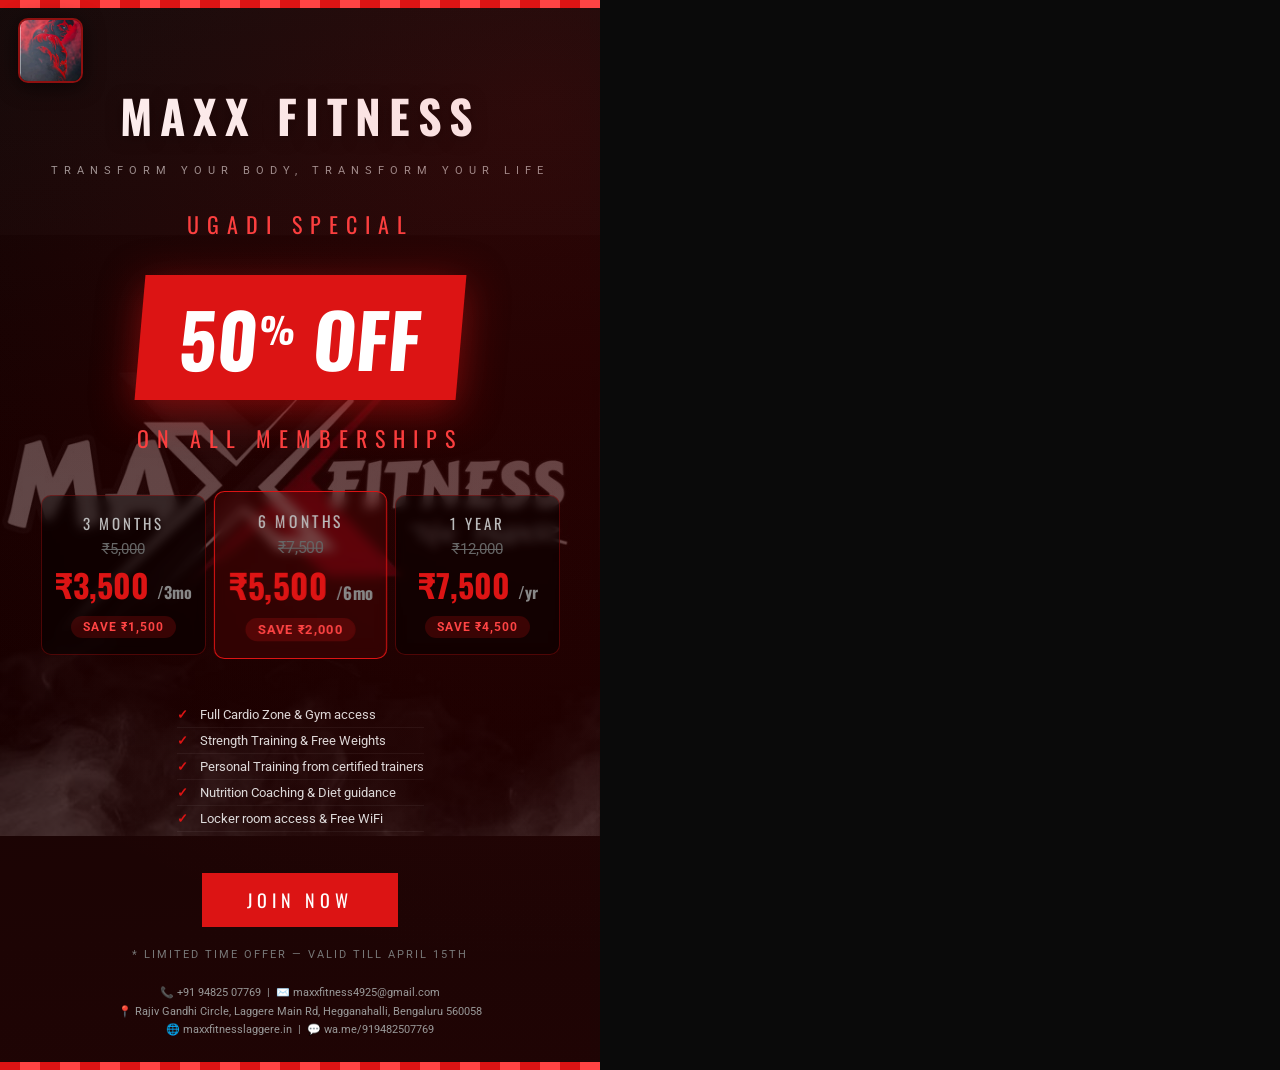
<file: poster/template1_bold_red.html>
<!DOCTYPE html>
<html lang="en">
<head>
<meta charset="UTF-8">
<meta name="viewport" content="width=device-width, initial-scale=1.0">
<title>Maxx Fitness - Ugadi Special Discount</title>
<style>
  @import url('https://fonts.googleapis.com/css2?family=Oswald:wght@400;700&family=Roboto:wght@400;700&display=swap');
  
  * { margin: 0; padding: 0; box-sizing: border-box; }

  @page {
    size: 600px 1070px;
    margin: 0;
  }

  html, body {
    width: 600px;
    height: 1070px;
    margin: 0;
    padding: 0;
    -webkit-print-color-adjust: exact !important;
    print-color-adjust: exact !important;
    color-adjust: exact !important;
  }
  
  body {
    display: flex;
    justify-content: center;
    align-items: center;
    min-height: 100vh;
    background: #0a0a0a;
    font-family: 'Roboto', sans-serif;
  }

  .poster {
    width: 600px;
    height: 1070px;
    background: linear-gradient(175deg, rgba(10,10,10,0.65) 0%, rgba(26,0,0,0.72) 40%, rgba(40,0,0,0.68) 100%), url('logo.jpg') center/100% auto no-repeat;
    background-color: #0d0d0d;
    position: relative;
    overflow: hidden;
    color: #fff;
    text-align: center;
    padding: 30px 30px;
    display: flex;
    flex-direction: column;
    align-items: center;
    justify-content: space-between;
  }

  .poster::before {
    content: '';
    position: absolute;
    top: -50%;
    left: -50%;
    width: 200%;
    height: 200%;
    background: radial-gradient(circle at 70% 30%, rgba(220, 20, 20, 0.15) 0%, transparent 50%);
    pointer-events: none;
  }

  .diagonal-stripe {
    position: absolute;
    top: 0; left: 0; right: 0;
    height: 8px;
    background: repeating-linear-gradient(90deg, #dc1414, #dc1414 20px, #ff4444 20px, #ff4444 40px);
  }

  .diagonal-stripe-bottom {
    position: absolute;
    bottom: 0; left: 0; right: 0;
    height: 8px;
    background: repeating-linear-gradient(90deg, #dc1414, #dc1414 20px, #ff4444 20px, #ff4444 40px);
  }

  .gym-badge {
    position: absolute;
    top: 18px;
    left: 18px;
    width: 65px;
    height: 65px;
    border-radius: 10px;
    overflow: hidden;
    box-shadow: 0 4px 20px rgba(0, 0, 0, 0.6);
    z-index: 2;
    border: 2px solid rgba(220, 20, 20, 0.6);
  }

  .gym-badge img {
    width: 100%;
    height: 100%;
    object-fit: cover;
  }

  .gym-name {
    font-family: 'Oswald', sans-serif;
    font-size: 46px;
    font-weight: 700;
    text-transform: uppercase;
    letter-spacing: 8px;
    color: #fff;
    margin-bottom: 4px;
    text-shadow: 0 2px 15px rgba(0,0,0,0.6);
  }

  .tagline {
    font-size: 11px;
    letter-spacing: 6px;
    text-transform: uppercase;
    color: #999;
    margin-bottom: 20px;
  }

  .discount-badge {
    display: inline-block;
    background: #dc1414;
    color: #fff;
    font-family: 'Oswald', sans-serif;
    font-size: 74px;
    font-weight: 700;
    padding: 8px 40px;
    transform: skewX(-5deg);
    margin: 12px 0;
    box-shadow: 0 10px 40px rgba(220, 20, 20, 0.5);
  }

  .discount-badge span {
    font-size: 36px;
    vertical-align: super;
  }

  .discount-label {
    font-family: 'Oswald', sans-serif;
    font-size: 22px;
    text-transform: uppercase;
    letter-spacing: 8px;
    color: #ff4444;
    margin-bottom: 12px;
  }

  .plans {
    display: flex;
    justify-content: center;
    gap: 12px;
    margin: 18px 0;
    flex-wrap: wrap;
  }

  .plan {
    background: rgba(0, 0, 0, 0.45);
    border: 1px solid rgba(220, 20, 20, 0.3);
    border-radius: 10px;
    padding: 16px 12px;
    width: 165px;
    backdrop-filter: blur(5px);
  }

  .plan:nth-child(2) {
    border-color: #dc1414;
    background: rgba(220, 20, 20, 0.1);
    transform: scale(1.05);
  }

  .plan-duration {
    font-family: 'Oswald', sans-serif;
    font-size: 15px;
    text-transform: uppercase;
    letter-spacing: 3px;
    color: #bbb;
    margin-bottom: 6px;
  }

  .plan-price-old {
    font-size: 15px;
    color: #666;
    text-decoration: line-through;
    margin-bottom: 3px;
  }

  .plan-price {
    font-family: 'Oswald', sans-serif;
    font-size: 32px;
    font-weight: 700;
    color: #dc1414;
  }

  .plan-price small {
    font-size: 16px;
    color: #888;
  }

  .plan-save {
    display: inline-block;
    background: rgba(220, 20, 20, 0.2);
    color: #ff4444;
    font-size: 12px;
    font-weight: 700;
    padding: 4px 12px;
    border-radius: 20px;
    margin-top: 8px;
    text-transform: uppercase;
    letter-spacing: 1px;
  }

  .features {
    margin: 18px auto;
    max-width: 420px;
    text-align: left;
  }

  .features li {
    list-style: none;
    padding: 5px 0;
    font-size: 13px;
    color: #ddd;
    border-bottom: 1px solid rgba(255,255,255,0.05);
  }

  .features li::before {
    content: '✓';
    color: #dc1414;
    font-weight: 700;
    margin-right: 12px;
  }

  .cta {
    display: inline-block;
    background: #dc1414;
    color: #fff;
    font-family: 'Oswald', sans-serif;
    font-size: 18px;
    text-transform: uppercase;
    letter-spacing: 5px;
    padding: 14px 45px;
    border: none;
    cursor: pointer;
    margin-top: 12px;
  }

  .cta:hover {
    background: #ff2222;
    box-shadow: 0 5px 25px rgba(220, 20, 20, 0.5);
  }

  .limited {
    font-size: 11px;
    color: #777;
    margin-top: 10px;
    letter-spacing: 2px;
    text-transform: uppercase;
  }

  .contact {
    margin-top: 12px;
    font-size: 11px;
    color: #999;
    line-height: 1.7;
  }
</style>
</head>
<body>
  <div class="poster">
    <div class="diagonal-stripe"></div>

    <div class="gym-badge">
      <img src="Screenshot%20From%202025-12-02%2019-17-43.png" alt="Maxx Fitness">
    </div>

    <div style="margin-top: 40px;"></div>
    <h1 class="gym-name">Maxx Fitness</h1>
    <p class="tagline">Transform Your Body, Transform Your Life</p>

    <div class="discount-label">Ugadi Special</div>

    <div class="discount-badge">50<span>%</span> OFF</div>

    <div class="discount-label">On All Memberships</div>

    <div class="plans">
      <div class="plan">
        <div class="plan-duration">3 Months</div>
        <div class="plan-price-old">₹5,000</div>
        <div class="plan-price">₹3,500 <small>/3mo</small></div>
        <div class="plan-save">Save ₹1,500</div>
      </div>
      <div class="plan">
        <div class="plan-duration">6 Months</div>
        <div class="plan-price-old">₹7,500</div>
        <div class="plan-price">₹5,500 <small>/6mo</small></div>
        <div class="plan-save">Save ₹2,000</div>
      </div>
      <div class="plan">
        <div class="plan-duration">1 Year</div>
        <div class="plan-price-old">₹12,000</div>
        <div class="plan-price">₹7,500 <small>/yr</small></div>
        <div class="plan-save">Save ₹4,500</div>
      </div>
    </div>

    <ul class="features">
      <li>Full Cardio Zone & Gym access</li>
      <li>Strength Training & Free Weights</li>
      <li>Personal Training from certified trainers</li>
      <li>Nutrition Coaching & Diet guidance</li>
      <li>Locker room access & Free WiFi</li>
    </ul>

    <button class="cta">Join Now</button>
    <p class="limited">* Limited time offer — Valid till April 15th</p>

    <div class="contact">
      📞 +91 94825 07769 &nbsp;|&nbsp; ✉️ maxxfitness4925@gmail.com<br>
      📍 Rajiv Gandhi Circle, Laggere Main Rd, Hegganahalli, Bengaluru 560058<br>
      🌐 maxxfitnesslaggere.in &nbsp;|&nbsp; 💬 wa.me/919482507769
    </div>

    <div class="diagonal-stripe-bottom"></div>
  </div>
</body>
</html>
</file>
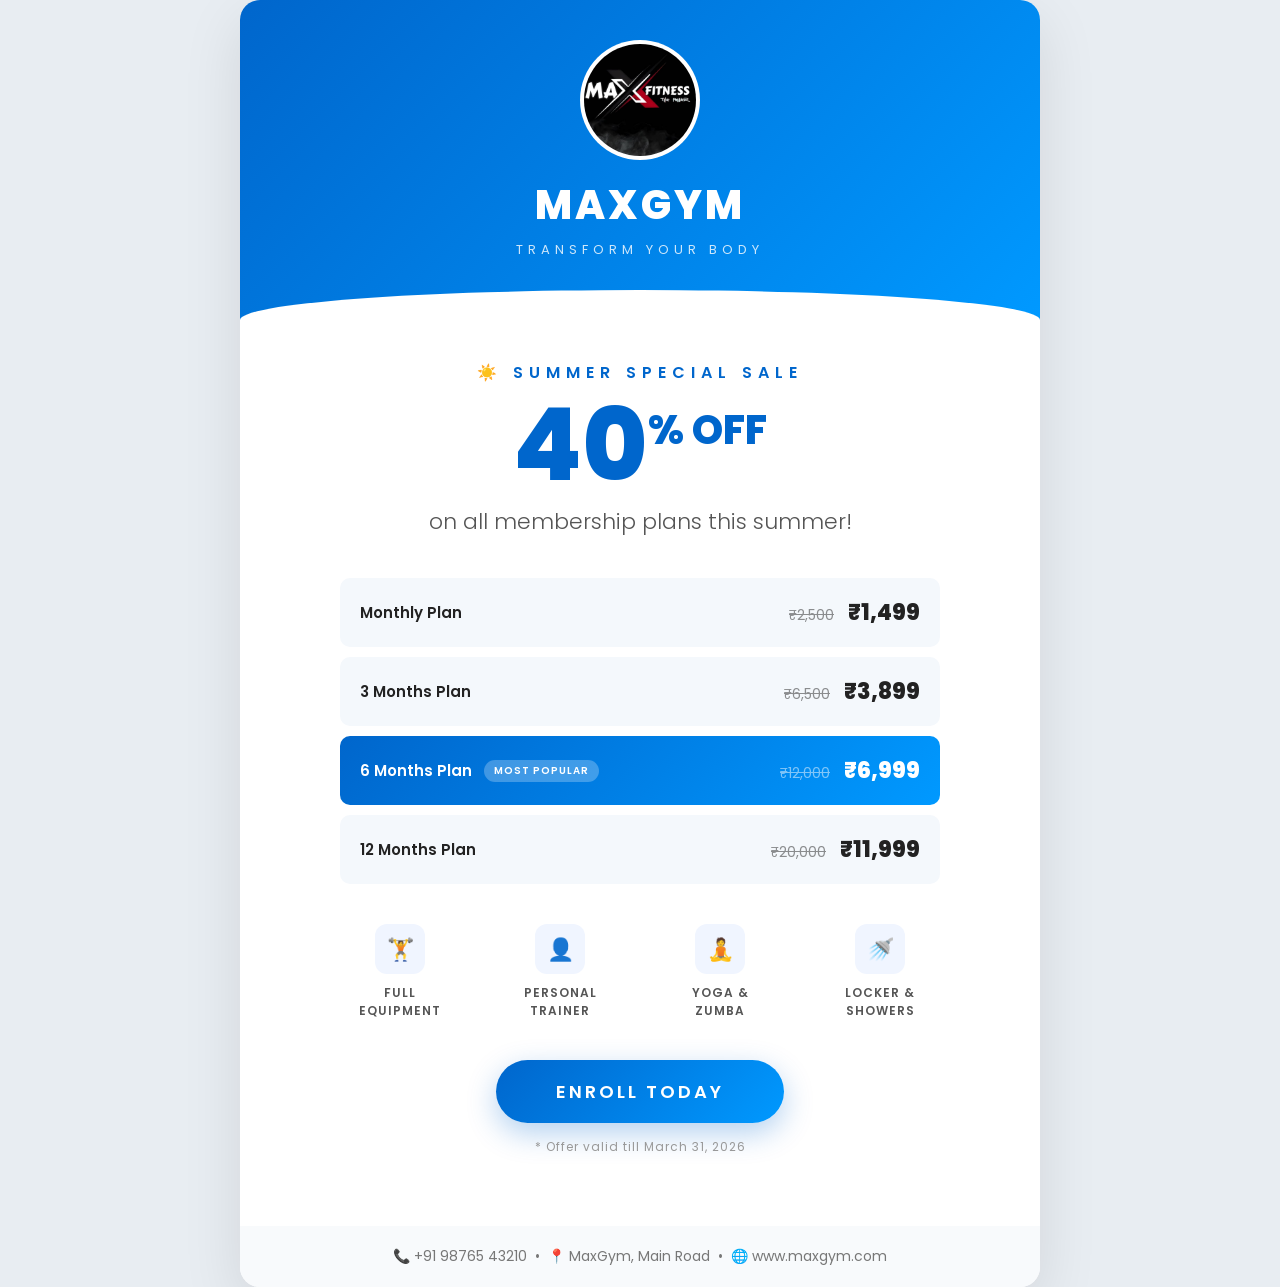
<file: poster/template2_clean_blue.html>
<!DOCTYPE html>
<html lang="en">
<head>
<meta charset="UTF-8">
<meta name="viewport" content="width=device-width, initial-scale=1.0">
<title>MaxGym - Summer Sale</title>
<style>
  @import url('https://fonts.googleapis.com/css2?family=Poppins:wght@300;400;600;800&display=swap');
  
  * { margin: 0; padding: 0; box-sizing: border-box; }
  
  body {
    display: flex;
    justify-content: center;
    align-items: center;
    min-height: 100vh;
    background: #e8edf2;
    font-family: 'Poppins', sans-serif;
  }

  .poster {
    width: 800px;
    min-height: 1100px;
    background: #ffffff;
    position: relative;
    overflow: hidden;
    color: #222;
    text-align: center;
    border-radius: 20px;
    box-shadow: 0 20px 60px rgba(0,0,0,0.1);
  }

  .header-band {
    background: linear-gradient(135deg, #0066cc, #0099ff);
    padding: 40px 40px 60px;
    position: relative;
  }

  .header-band::after {
    content: '';
    position: absolute;
    bottom: -30px;
    left: 0;
    right: 0;
    height: 60px;
    background: #fff;
    border-radius: 50% 50% 0 0;
  }

  .logo-container {
    width: 120px;
    height: 120px;
    margin: 0 auto 15px;
    border-radius: 50%;
    overflow: hidden;
    border: 4px solid rgba(255,255,255,0.8);
    background: #fff;
  }

  .logo-container img {
    width: 100%;
    height: 100%;
    object-fit: cover;
  }

  .gym-name {
    font-size: 40px;
    font-weight: 800;
    color: #fff;
    letter-spacing: 3px;
    text-transform: uppercase;
  }

  .tagline {
    font-size: 13px;
    color: rgba(255,255,255,0.8);
    letter-spacing: 5px;
    text-transform: uppercase;
    margin-top: 5px;
  }

  .content {
    padding: 40px;
  }

  .sale-title {
    font-size: 16px;
    font-weight: 600;
    color: #0066cc;
    text-transform: uppercase;
    letter-spacing: 6px;
    margin-bottom: 10px;
  }

  .discount-big {
    font-size: 100px;
    font-weight: 800;
    color: #0066cc;
    line-height: 1;
    margin: 10px 0;
  }

  .discount-big sup {
    font-size: 40px;
    vertical-align: top;
    margin-top: 15px;
    display: inline-block;
  }

  .discount-sub {
    font-size: 22px;
    font-weight: 300;
    color: #555;
    margin-bottom: 30px;
  }

  .pricing-table {
    width: 100%;
    max-width: 600px;
    margin: 0 auto 30px;
    border-collapse: separate;
    border-spacing: 0 10px;
  }

  .pricing-table tr {
    background: #f4f8fc;
    border-radius: 10px;
  }

  .pricing-table tr.featured {
    background: linear-gradient(135deg, #0066cc, #0099ff);
    color: #fff;
  }

  .pricing-table td {
    padding: 18px 20px;
    font-size: 15px;
  }

  .pricing-table tr td:first-child {
    border-radius: 10px 0 0 10px;
    font-weight: 600;
    text-align: left;
  }

  .pricing-table tr td:last-child {
    border-radius: 0 10px 10px 0;
    text-align: right;
  }

  .old-price {
    text-decoration: line-through;
    opacity: 0.5;
    margin-right: 10px;
    font-size: 14px;
  }

  .new-price {
    font-weight: 800;
    font-size: 22px;
  }

  .featured .new-price { color: #fff; }

  .popular-tag {
    display: inline-block;
    background: rgba(255,255,255,0.25);
    font-size: 10px;
    padding: 3px 10px;
    border-radius: 20px;
    text-transform: uppercase;
    letter-spacing: 1px;
    margin-left: 8px;
    vertical-align: middle;
  }

  .perks {
    display: flex;
    justify-content: center;
    gap: 30px;
    flex-wrap: wrap;
    margin: 30px 0;
  }

  .perk {
    text-align: center;
    width: 130px;
  }

  .perk-icon {
    width: 50px;
    height: 50px;
    background: #f0f5ff;
    border-radius: 12px;
    display: flex;
    align-items: center;
    justify-content: center;
    margin: 0 auto 10px;
    font-size: 22px;
  }

  .perk-text {
    font-size: 12px;
    font-weight: 600;
    color: #555;
    text-transform: uppercase;
    letter-spacing: 1px;
  }

  .cta-btn {
    display: inline-block;
    background: linear-gradient(135deg, #0066cc, #0099ff);
    color: #fff;
    font-family: 'Poppins', sans-serif;
    font-size: 18px;
    font-weight: 600;
    text-transform: uppercase;
    letter-spacing: 3px;
    padding: 18px 60px;
    border: none;
    border-radius: 50px;
    cursor: pointer;
    box-shadow: 0 10px 30px rgba(0, 102, 204, 0.3);
    margin-top: 10px;
  }

  .validity {
    font-size: 12px;
    color: #999;
    margin-top: 15px;
    letter-spacing: 1px;
  }

  .footer {
    margin-top: 30px;
    padding: 20px;
    background: #f8fafc;
    font-size: 14px;
    color: #777;
  }
</style>
</head>
<body>
  <div class="poster">
    <div class="header-band">
      <div class="logo-container">
        <img src="logo.jpg" alt="MaxGym Logo">
      </div>
      <h1 class="gym-name">MaxGym</h1>
      <p class="tagline">Transform Your Body</p>
    </div>

    <div class="content">
      <p class="sale-title">☀️ Summer Special Sale</p>

      <div class="discount-big">40<sup>% OFF</sup></div>
      <p class="discount-sub">on all membership plans this summer!</p>

      <table class="pricing-table">
        <tr>
          <td>Monthly Plan</td>
          <td>
            <span class="old-price">₹2,500</span>
            <span class="new-price">₹1,499</span>
          </td>
        </tr>
        <tr>
          <td>3 Months Plan</td>
          <td>
            <span class="old-price">₹6,500</span>
            <span class="new-price">₹3,899</span>
          </td>
        </tr>
        <tr class="featured">
          <td>6 Months Plan <span class="popular-tag">Most Popular</span></td>
          <td>
            <span class="old-price">₹12,000</span>
            <span class="new-price">₹6,999</span>
          </td>
        </tr>
        <tr>
          <td>12 Months Plan</td>
          <td>
            <span class="old-price">₹20,000</span>
            <span class="new-price">₹11,999</span>
          </td>
        </tr>
      </table>

      <div class="perks">
        <div class="perk">
          <div class="perk-icon">🏋️</div>
          <div class="perk-text">Full<br>Equipment</div>
        </div>
        <div class="perk">
          <div class="perk-icon">👤</div>
          <div class="perk-text">Personal<br>Trainer</div>
        </div>
        <div class="perk">
          <div class="perk-icon">🧘</div>
          <div class="perk-text">Yoga &<br>Zumba</div>
        </div>
        <div class="perk">
          <div class="perk-icon">🚿</div>
          <div class="perk-text">Locker &<br>Showers</div>
        </div>
      </div>

      <button class="cta-btn">Enroll Today</button>
      <p class="validity">* Offer valid till March 31, 2026</p>
    </div>

    <div class="footer">
      📞 +91 98765 43210 &nbsp;&bull;&nbsp; 📍 MaxGym, Main Road &nbsp;&bull;&nbsp; 🌐 www.maxgym.com
    </div>
  </div>
</body>
</html>
</file>
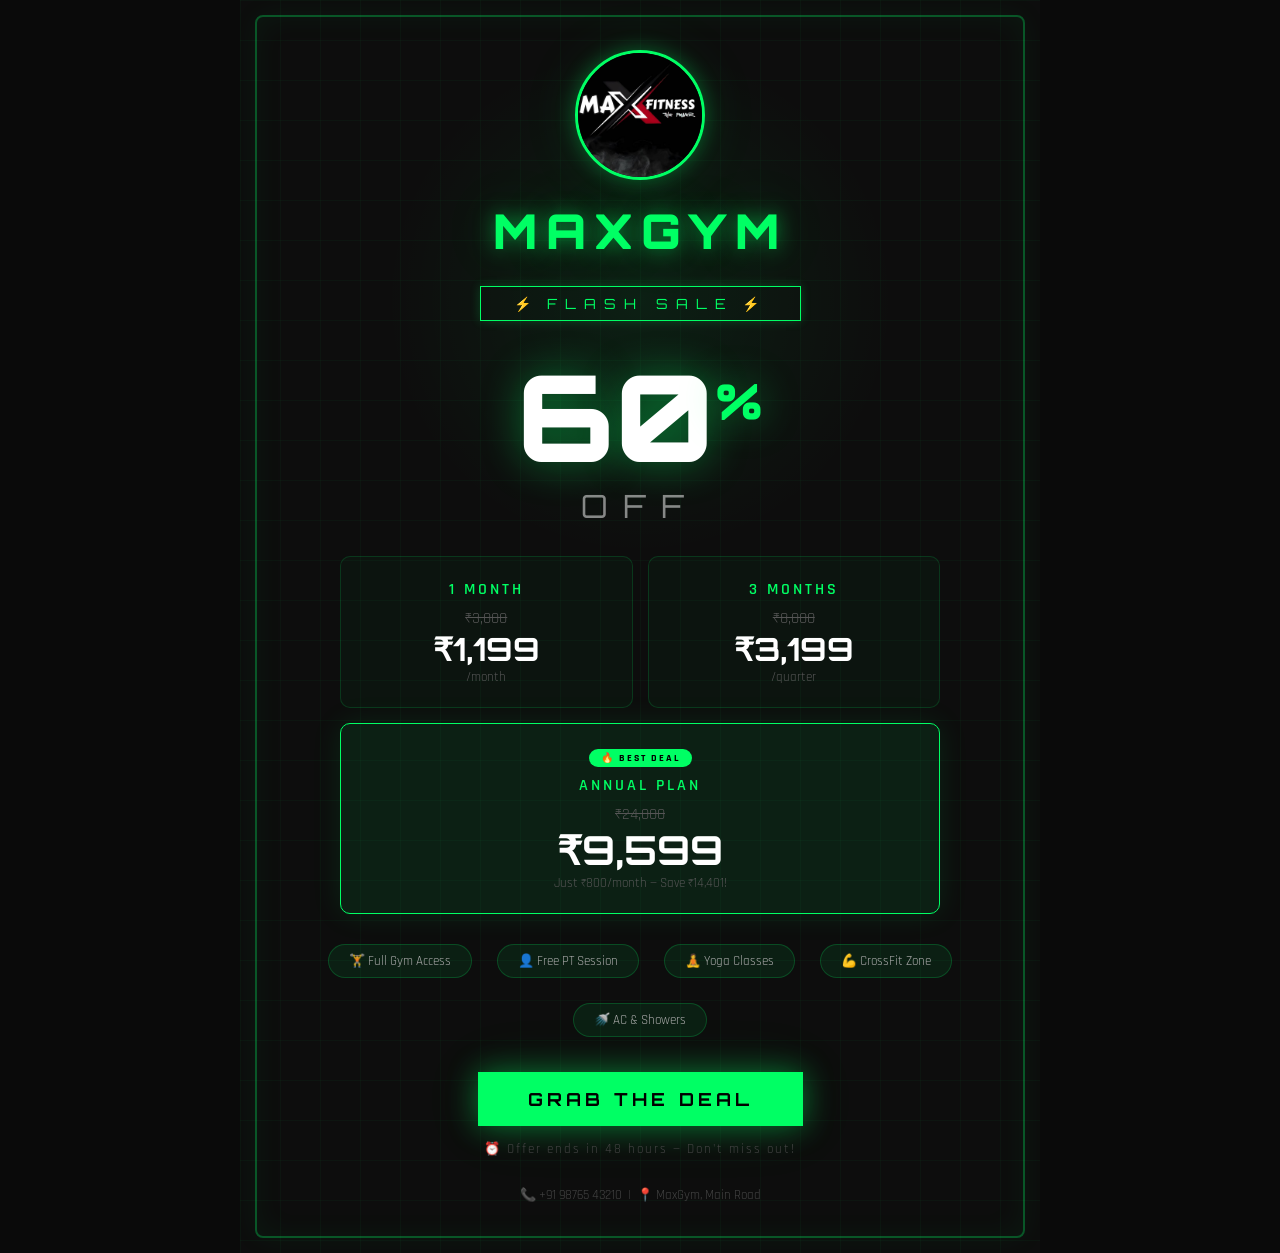
<file: poster/template3_neon_green.html>
<!DOCTYPE html>
<html lang="en">
<head>
<meta charset="UTF-8">
<meta name="viewport" content="width=device-width, initial-scale=1.0">
<title>MaxGym - Flash Sale</title>
<style>
  @import url('https://fonts.googleapis.com/css2?family=Rajdhani:wght@400;600;700&family=Orbitron:wght@700;900&display=swap');

  * { margin: 0; padding: 0; box-sizing: border-box; }

  body {
    display: flex;
    justify-content: center;
    align-items: center;
    min-height: 100vh;
    background: #0a0a0a;
    font-family: 'Rajdhani', sans-serif;
  }

  .poster {
    width: 800px;
    min-height: 1100px;
    background: #0d0d0d;
    position: relative;
    overflow: hidden;
    color: #fff;
    text-align: center;
    padding: 50px 40px;
  }

  /* Neon glow grid lines */
  .poster::before {
    content: '';
    position: absolute;
    top: 0; left: 0; right: 0; bottom: 0;
    background: 
      linear-gradient(rgba(0,255,100,0.03) 1px, transparent 1px),
      linear-gradient(90deg, rgba(0,255,100,0.03) 1px, transparent 1px);
    background-size: 40px 40px;
    pointer-events: none;
  }

  .poster::after {
    content: '';
    position: absolute;
    top: 0; left: 50%;
    width: 600px;
    height: 600px;
    transform: translateX(-50%);
    background: radial-gradient(circle, rgba(0,255,100,0.08) 0%, transparent 60%);
    pointer-events: none;
  }

  .neon-border {
    position: absolute;
    top: 15px; left: 15px; right: 15px; bottom: 15px;
    border: 2px solid rgba(0,255,100,0.3);
    border-radius: 8px;
    pointer-events: none;
    box-shadow: inset 0 0 30px rgba(0,255,100,0.05), 0 0 30px rgba(0,255,100,0.05);
  }

  .logo-container {
    width: 130px;
    height: 130px;
    margin: 0 auto 20px;
    border-radius: 50%;
    overflow: hidden;
    border: 3px solid #00ff64;
    box-shadow: 0 0 20px rgba(0,255,100,0.3), 0 0 60px rgba(0,255,100,0.1);
    position: relative;
    z-index: 1;
  }

  .logo-container img {
    width: 100%;
    height: 100%;
    object-fit: cover;
  }

  .gym-name {
    font-family: 'Orbitron', sans-serif;
    font-size: 48px;
    font-weight: 900;
    color: #00ff64;
    text-shadow: 0 0 20px rgba(0,255,100,0.5), 0 0 60px rgba(0,255,100,0.2);
    letter-spacing: 8px;
    position: relative;
    z-index: 1;
  }

  .flash-label {
    display: inline-block;
    font-family: 'Orbitron', sans-serif;
    font-size: 14px;
    letter-spacing: 8px;
    color: #00ff64;
    border: 1px solid #00ff64;
    padding: 8px 25px;
    margin: 25px 0;
    text-transform: uppercase;
    box-shadow: 0 0 10px rgba(0,255,100,0.2);
    position: relative;
    z-index: 1;
  }

  .flash-label::before, .flash-label::after {
    content: '⚡';
    margin: 0 8px;
  }

  .big-discount {
    font-family: 'Orbitron', sans-serif;
    font-size: 120px;
    font-weight: 900;
    color: #fff;
    text-shadow: 0 0 40px rgba(0,255,100,0.4);
    line-height: 1;
    position: relative;
    z-index: 1;
    margin: 10px 0;
  }

  .big-discount .percent {
    font-size: 50px;
    color: #00ff64;
    vertical-align: top;
    display: inline-block;
    margin-top: 20px;
  }

  .off-text {
    font-family: 'Orbitron', sans-serif;
    font-size: 32px;
    letter-spacing: 15px;
    color: rgba(255,255,255,0.5);
    position: relative;
    z-index: 1;
    margin-bottom: 30px;
  }

  .plans-grid {
    display: grid;
    grid-template-columns: 1fr 1fr;
    gap: 15px;
    max-width: 600px;
    margin: 0 auto 30px;
    position: relative;
    z-index: 1;
  }

  .plan-card {
    background: rgba(0,255,100,0.03);
    border: 1px solid rgba(0,255,100,0.15);
    border-radius: 10px;
    padding: 22px 15px;
    transition: all 0.3s;
  }

  .plan-card:hover {
    border-color: #00ff64;
    box-shadow: 0 0 20px rgba(0,255,100,0.15);
  }

  .plan-card.best {
    border-color: #00ff64;
    background: rgba(0,255,100,0.08);
    grid-column: span 2;
    box-shadow: 0 0 30px rgba(0,255,100,0.1);
  }

  .plan-card.best .best-tag {
    display: inline-block;
    background: #00ff64;
    color: #000;
    font-size: 10px;
    font-weight: 700;
    padding: 3px 12px;
    border-radius: 20px;
    text-transform: uppercase;
    letter-spacing: 2px;
    margin-bottom: 8px;
  }

  .plan-name {
    font-size: 16px;
    font-weight: 600;
    color: #00ff64;
    text-transform: uppercase;
    letter-spacing: 3px;
    margin-bottom: 8px;
  }

  .plan-old {
    font-size: 16px;
    color: #555;
    text-decoration: line-through;
  }

  .plan-new {
    font-family: 'Orbitron', sans-serif;
    font-size: 32px;
    font-weight: 700;
    color: #fff;
  }

  .plan-card.best .plan-new {
    font-size: 40px;
  }

  .plan-per {
    font-size: 13px;
    color: #555;
  }

  .features-row {
    display: flex;
    justify-content: center;
    gap: 25px;
    flex-wrap: wrap;
    margin: 25px 0;
    position: relative;
    z-index: 1;
  }

  .feature-pill {
    background: rgba(0,255,100,0.08);
    border: 1px solid rgba(0,255,100,0.2);
    border-radius: 30px;
    padding: 8px 20px;
    font-size: 13px;
    color: #aaa;
  }

  .cta-neon {
    display: inline-block;
    font-family: 'Orbitron', sans-serif;
    font-size: 18px;
    font-weight: 700;
    color: #000;
    background: #00ff64;
    padding: 16px 50px;
    border: none;
    cursor: pointer;
    text-transform: uppercase;
    letter-spacing: 4px;
    box-shadow: 0 0 30px rgba(0,255,100,0.4), 0 0 60px rgba(0,255,100,0.1);
    position: relative;
    z-index: 1;
    margin-top: 10px;
  }

  .limited-text {
    font-size: 13px;
    color: #444;
    margin-top: 15px;
    letter-spacing: 2px;
    position: relative;
    z-index: 1;
  }

  .contact-bar {
    margin-top: 30px;
    font-size: 13px;
    color: #444;
    position: relative;
    z-index: 1;
  }
</style>
</head>
<body>
  <div class="poster">
    <div class="neon-border"></div>

    <div class="logo-container">
      <img src="logo.jpg" alt="MaxGym Logo">
    </div>

    <h1 class="gym-name">MAXGYM</h1>

    <div class="flash-label">Flash Sale</div>

    <div class="big-discount">60<span class="percent">%</span></div>
    <div class="off-text">OFF</div>

    <div class="plans-grid">
      <div class="plan-card">
        <div class="plan-name">1 Month</div>
        <div class="plan-old">₹3,000</div>
        <div class="plan-new">₹1,199</div>
        <div class="plan-per">/month</div>
      </div>
      <div class="plan-card">
        <div class="plan-name">3 Months</div>
        <div class="plan-old">₹8,000</div>
        <div class="plan-new">₹3,199</div>
        <div class="plan-per">/quarter</div>
      </div>
      <div class="plan-card best">
        <div class="best-tag">🔥 Best Deal</div>
        <div class="plan-name">Annual Plan</div>
        <div class="plan-old">₹24,000</div>
        <div class="plan-new">₹9,599</div>
        <div class="plan-per">Just ₹800/month — Save ₹14,401!</div>
      </div>
    </div>

    <div class="features-row">
      <div class="feature-pill">🏋️ Full Gym Access</div>
      <div class="feature-pill">👤 Free PT Session</div>
      <div class="feature-pill">🧘 Yoga Classes</div>
      <div class="feature-pill">💪 CrossFit Zone</div>
      <div class="feature-pill">🚿 AC & Showers</div>
    </div>

    <button class="cta-neon">Grab The Deal</button>
    <p class="limited-text">⏰ Offer ends in 48 hours — Don't miss out!</p>

    <div class="contact-bar">📞 +91 98765 43210 &nbsp;|&nbsp; 📍 MaxGym, Main Road</div>
  </div>
</body>
</html>
</file>
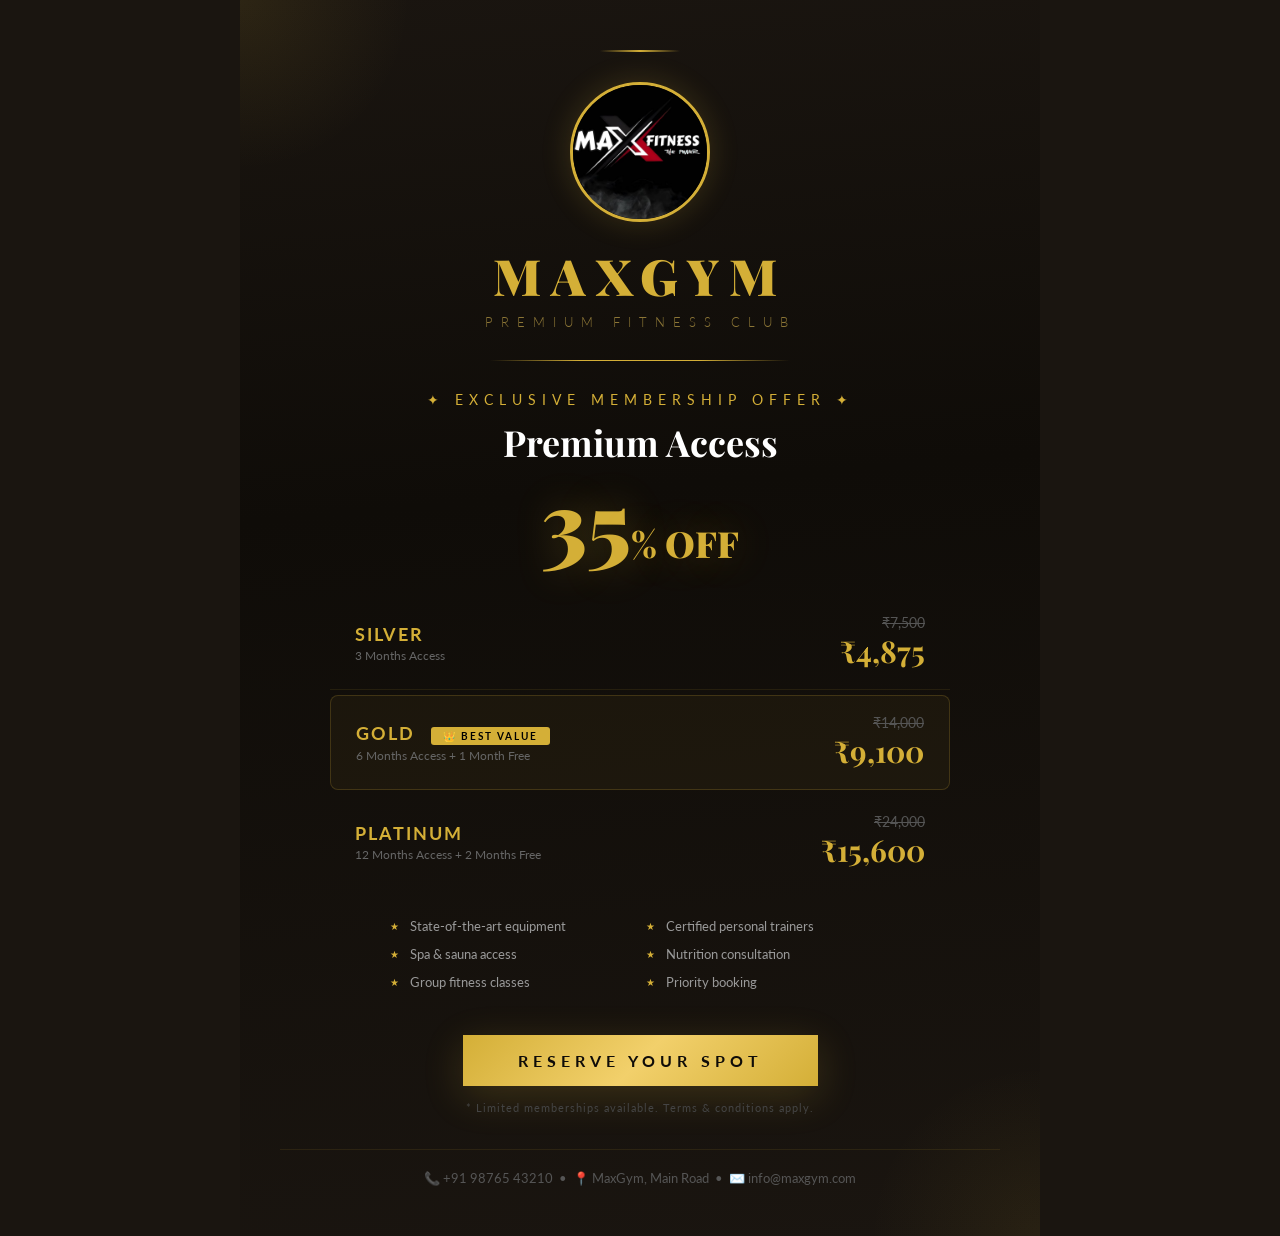
<file: poster/template4_gold_premium.html>
<!DOCTYPE html>
<html lang="en">
<head>
<meta charset="UTF-8">
<meta name="viewport" content="width=device-width, initial-scale=1.0">
<title>MaxGym - Premium Membership Offer</title>
<style>
  @import url('https://fonts.googleapis.com/css2?family=Playfair+Display:wght@700;900&family=Lato:wght@300;400;700&display=swap');

  * { margin: 0; padding: 0; box-sizing: border-box; }

  body {
    display: flex;
    justify-content: center;
    align-items: center;
    min-height: 100vh;
    background: #1a1510;
    font-family: 'Lato', sans-serif;
  }

  .poster {
    width: 800px;
    min-height: 1100px;
    background: linear-gradient(175deg, #1a1510 0%, #0f0c08 40%, #1a1510 100%);
    position: relative;
    overflow: hidden;
    color: #fff;
    text-align: center;
    padding: 50px 40px;
  }

  /* Gold shimmer overlay */
  .poster::before {
    content: '';
    position: absolute;
    top: -200px; left: -200px;
    width: 400px; height: 400px;
    background: radial-gradient(circle, rgba(212,175,55,0.1) 0%, transparent 60%);
    pointer-events: none;
  }

  .poster::after {
    content: '';
    position: absolute;
    bottom: -200px; right: -200px;
    width: 400px; height: 400px;
    background: radial-gradient(circle, rgba(212,175,55,0.08) 0%, transparent 60%);
    pointer-events: none;
  }

  .gold-line {
    width: 80px;
    height: 2px;
    background: linear-gradient(90deg, transparent, #d4af37, transparent);
    margin: 0 auto 30px;
  }

  .logo-container {
    width: 140px;
    height: 140px;
    margin: 0 auto 20px;
    border-radius: 50%;
    overflow: hidden;
    border: 3px solid #d4af37;
    box-shadow: 0 0 30px rgba(212,175,55,0.2);
    position: relative;
    z-index: 1;
  }

  .logo-container img {
    width: 100%;
    height: 100%;
    object-fit: cover;
  }

  .gym-name {
    font-family: 'Playfair Display', serif;
    font-size: 50px;
    font-weight: 900;
    color: #d4af37;
    letter-spacing: 10px;
    text-transform: uppercase;
    position: relative;
    z-index: 1;
  }

  .subtitle {
    font-size: 13px;
    letter-spacing: 8px;
    text-transform: uppercase;
    color: #8b7536;
    margin-top: 5px;
    font-weight: 300;
    position: relative;
    z-index: 1;
  }

  .gold-line-mid {
    width: 300px;
    height: 1px;
    background: linear-gradient(90deg, transparent, #d4af37 30%, #d4af37 70%, transparent);
    margin: 30px auto;
  }

  .offer-label {
    font-size: 14px;
    letter-spacing: 6px;
    text-transform: uppercase;
    color: #d4af37;
    position: relative;
    z-index: 1;
  }

  .exclusive-text {
    font-family: 'Playfair Display', serif;
    font-size: 36px;
    font-weight: 700;
    color: #fff;
    margin: 10px 0 5px;
    position: relative;
    z-index: 1;
  }

  .discount-display {
    font-family: 'Playfair Display', serif;
    font-size: 90px;
    font-weight: 900;
    color: #d4af37;
    text-shadow: 0 0 40px rgba(212,175,55,0.3);
    line-height: 1;
    margin: 10px 0;
    position: relative;
    z-index: 1;
  }

  .discount-display span {
    font-size: 36px;
  }

  .plans-section {
    max-width: 620px;
    margin: 30px auto;
    position: relative;
    z-index: 1;
  }

  .plan-row {
    display: flex;
    align-items: center;
    justify-content: space-between;
    padding: 18px 25px;
    border-bottom: 1px solid rgba(212,175,55,0.1);
  }

  .plan-row:last-child {
    border-bottom: none;
  }

  .plan-row.highlight {
    background: rgba(212,175,55,0.05);
    border: 1px solid rgba(212,175,55,0.2);
    border-radius: 8px;
    margin: 5px 0;
  }

  .plan-left {
    text-align: left;
  }

  .plan-tier {
    font-size: 18px;
    font-weight: 700;
    color: #d4af37;
    text-transform: uppercase;
    letter-spacing: 2px;
  }

  .plan-desc {
    font-size: 12px;
    color: #666;
    margin-top: 3px;
  }

  .plan-right {
    text-align: right;
  }

  .plan-was {
    font-size: 14px;
    color: #555;
    text-decoration: line-through;
  }

  .plan-now {
    font-family: 'Playfair Display', serif;
    font-size: 30px;
    font-weight: 700;
    color: #d4af37;
  }

  .crown-badge {
    display: inline-block;
    font-size: 10px;
    background: #d4af37;
    color: #000;
    padding: 3px 12px;
    border-radius: 3px;
    text-transform: uppercase;
    letter-spacing: 2px;
    font-weight: 700;
    margin-left: 10px;
    vertical-align: middle;
  }

  .inclusions {
    display: grid;
    grid-template-columns: 1fr 1fr;
    gap: 12px;
    max-width: 500px;
    margin: 30px auto;
    position: relative;
    z-index: 1;
  }

  .inclusion-item {
    font-size: 13px;
    color: #999;
    text-align: left;
    padding-left: 20px;
    position: relative;
  }

  .inclusion-item::before {
    content: '★';
    position: absolute;
    left: 0;
    color: #d4af37;
    font-size: 10px;
    top: 2px;
  }

  .cta-gold {
    display: inline-block;
    font-family: 'Lato', sans-serif;
    font-size: 16px;
    font-weight: 700;
    color: #0f0c08;
    background: linear-gradient(135deg, #d4af37, #f2d06b, #d4af37);
    padding: 16px 55px;
    border: none;
    cursor: pointer;
    text-transform: uppercase;
    letter-spacing: 5px;
    box-shadow: 0 10px 40px rgba(212,175,55,0.2);
    position: relative;
    z-index: 1;
    margin-top: 15px;
  }

  .terms {
    font-size: 11px;
    color: #444;
    margin-top: 15px;
    letter-spacing: 1px;
    position: relative;
    z-index: 1;
  }

  .footer-gold {
    margin-top: 35px;
    padding-top: 20px;
    border-top: 1px solid rgba(212,175,55,0.1);
    font-size: 13px;
    color: #555;
    position: relative;
    z-index: 1;
  }
</style>
</head>
<body>
  <div class="poster">
    <div class="gold-line"></div>

    <div class="logo-container">
      <img src="logo.jpg" alt="MaxGym Logo">
    </div>

    <h1 class="gym-name">MaxGym</h1>
    <p class="subtitle">Premium Fitness Club</p>

    <div class="gold-line-mid"></div>

    <p class="offer-label">✦ Exclusive Membership Offer ✦</p>
    <p class="exclusive-text">Premium Access</p>

    <div class="discount-display">35<span>% OFF</span></div>

    <div class="plans-section">
      <div class="plan-row">
        <div class="plan-left">
          <div class="plan-tier">Silver</div>
          <div class="plan-desc">3 Months Access</div>
        </div>
        <div class="plan-right">
          <div class="plan-was">₹7,500</div>
          <div class="plan-now">₹4,875</div>
        </div>
      </div>

      <div class="plan-row highlight">
        <div class="plan-left">
          <div class="plan-tier">Gold <span class="crown-badge">👑 Best Value</span></div>
          <div class="plan-desc">6 Months Access + 1 Month Free</div>
        </div>
        <div class="plan-right">
          <div class="plan-was">₹14,000</div>
          <div class="plan-now">₹9,100</div>
        </div>
      </div>

      <div class="plan-row">
        <div class="plan-left">
          <div class="plan-tier">Platinum</div>
          <div class="plan-desc">12 Months Access + 2 Months Free</div>
        </div>
        <div class="plan-right">
          <div class="plan-was">₹24,000</div>
          <div class="plan-now">₹15,600</div>
        </div>
      </div>
    </div>

    <div class="inclusions">
      <div class="inclusion-item">State-of-the-art equipment</div>
      <div class="inclusion-item">Certified personal trainers</div>
      <div class="inclusion-item">Spa & sauna access</div>
      <div class="inclusion-item">Nutrition consultation</div>
      <div class="inclusion-item">Group fitness classes</div>
      <div class="inclusion-item">Priority booking</div>
    </div>

    <button class="cta-gold">Reserve Your Spot</button>
    <p class="terms">* Limited memberships available. Terms & conditions apply.</p>

    <div class="footer-gold">
      📞 +91 98765 43210 &nbsp;&bull;&nbsp; 📍 MaxGym, Main Road &nbsp;&bull;&nbsp; ✉️ info@maxgym.com
    </div>
  </div>
</body>
</html>
</file>
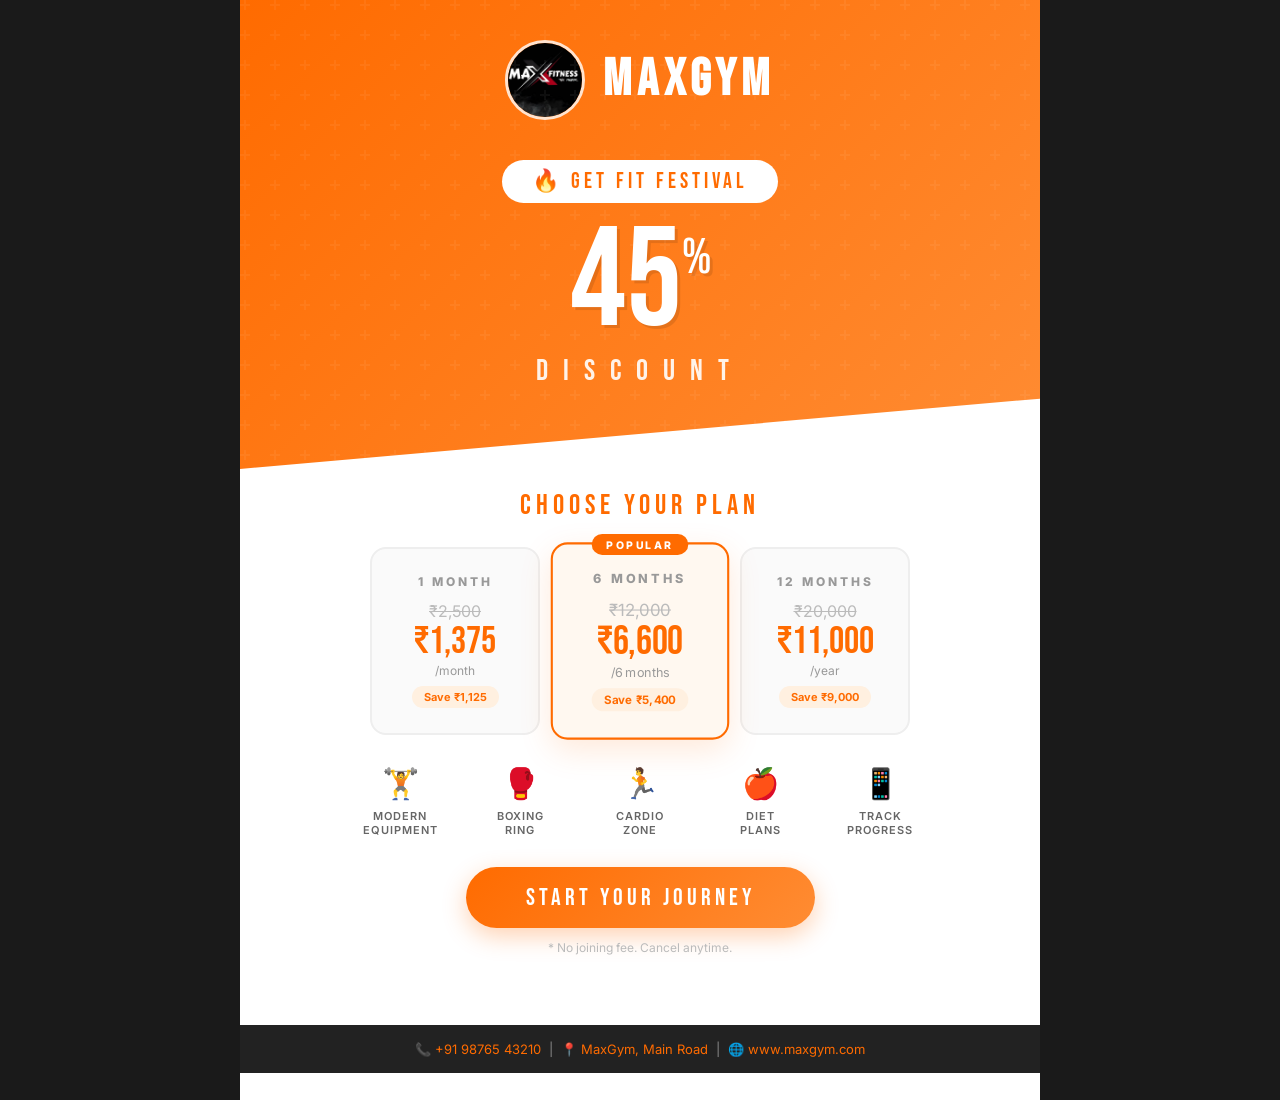
<file: poster/template5_orange_energy.html>
<!DOCTYPE html>
<html lang="en">
<head>
<meta charset="UTF-8">
<meta name="viewport" content="width=device-width, initial-scale=1.0">
<title>MaxGym - Get Fit Offer</title>
<style>
  @import url('https://fonts.googleapis.com/css2?family=Bebas+Neue&family=Inter:wght@400;600;800&display=swap');

  * { margin: 0; padding: 0; box-sizing: border-box; }

  body {
    display: flex;
    justify-content: center;
    align-items: center;
    min-height: 100vh;
    background: #1a1a1a;
    font-family: 'Inter', sans-serif;
  }

  .poster {
    width: 800px;
    min-height: 1100px;
    background: #fff;
    position: relative;
    overflow: hidden;
    color: #222;
    text-align: center;
  }

  .top-section {
    background: linear-gradient(135deg, #ff6b00, #ff8c33);
    padding: 40px 40px 80px;
    position: relative;
    clip-path: polygon(0 0, 100% 0, 100% 85%, 0 100%);
  }

  .top-section::before {
    content: '';
    position: absolute;
    top: 0; left: 0;
    width: 100%; height: 100%;
    background: url("data:image/svg+xml,%3Csvg width='60' height='60' viewBox='0 0 60 60' xmlns='http://www.w3.org/2000/svg'%3E%3Cg fill='none' fill-rule='evenodd'%3E%3Cg fill='%23ffffff' fill-opacity='0.05'%3E%3Cpath d='M36 34v-4h-2v4h-4v2h4v4h2v-4h4v-2h-4zm0-30V0h-2v4h-4v2h4v4h2V6h4V4h-4zM6 34v-4H4v4H0v2h4v4h2v-4h4v-2H6zM6 4V0H4v4H0v2h4v4h2V6h4V4H6z'/%3E%3C/g%3E%3C/g%3E%3C/svg%3E");
    pointer-events: none;
  }

  .logo-row {
    display: flex;
    align-items: center;
    justify-content: center;
    gap: 18px;
    margin-bottom: 25px;
  }

  .logo-container {
    width: 80px;
    height: 80px;
    border-radius: 50%;
    overflow: hidden;
    border: 3px solid rgba(255,255,255,0.8);
    flex-shrink: 0;
  }

  .logo-container img {
    width: 100%;
    height: 100%;
    object-fit: cover;
  }

  .gym-name {
    font-family: 'Bebas Neue', sans-serif;
    font-size: 52px;
    color: #fff;
    letter-spacing: 6px;
    line-height: 1;
  }

  .offer-tag {
    display: inline-block;
    background: #fff;
    color: #ff6b00;
    font-family: 'Bebas Neue', sans-serif;
    font-size: 22px;
    letter-spacing: 4px;
    padding: 8px 30px;
    border-radius: 30px;
    margin-top: 15px;
  }

  .big-number {
    font-family: 'Bebas Neue', sans-serif;
    font-size: 140px;
    color: #fff;
    line-height: 1;
    margin-top: 10px;
    text-shadow: 3px 3px 0px rgba(0,0,0,0.1);
  }

  .big-number sup {
    font-size: 50px;
    vertical-align: top;
    margin-top: 20px;
    display: inline-block;
  }

  .percent-off {
    font-family: 'Bebas Neue', sans-serif;
    font-size: 30px;
    color: rgba(255,255,255,0.9);
    letter-spacing: 15px;
  }

  .middle-content {
    padding: 20px 40px 40px;
    position: relative;
    z-index: 1;
  }

  .section-title {
    font-family: 'Bebas Neue', sans-serif;
    font-size: 28px;
    color: #ff6b00;
    letter-spacing: 5px;
    margin-bottom: 25px;
  }

  .cards {
    display: flex;
    justify-content: center;
    gap: 15px;
    flex-wrap: wrap;
    margin-bottom: 30px;
  }

  .card {
    background: #fafafa;
    border: 2px solid #eee;
    border-radius: 16px;
    padding: 25px 15px;
    width: 170px;
    transition: all 0.3s;
  }

  .card:hover {
    border-color: #ff6b00;
    transform: translateY(-3px);
    box-shadow: 0 10px 25px rgba(255,107,0,0.1);
  }

  .card.popular {
    border-color: #ff6b00;
    background: #fff8f0;
    transform: scale(1.05);
    box-shadow: 0 10px 30px rgba(255,107,0,0.15);
    position: relative;
  }

  .card.popular::before {
    content: 'POPULAR';
    position: absolute;
    top: -10px; left: 50%;
    transform: translateX(-50%);
    background: #ff6b00;
    color: #fff;
    font-size: 10px;
    font-weight: 800;
    letter-spacing: 2px;
    padding: 4px 14px;
    border-radius: 20px;
  }

  .card-duration {
    font-size: 12px;
    font-weight: 800;
    text-transform: uppercase;
    letter-spacing: 3px;
    color: #999;
    margin-bottom: 12px;
  }

  .card-old {
    font-size: 16px;
    color: #bbb;
    text-decoration: line-through;
  }

  .card-price {
    font-family: 'Bebas Neue', sans-serif;
    font-size: 38px;
    color: #ff6b00;
    line-height: 1.1;
  }

  .card-per {
    font-size: 12px;
    color: #999;
  }

  .card-save {
    display: inline-block;
    background: #fff0e0;
    color: #ff6b00;
    font-size: 11px;
    font-weight: 700;
    padding: 4px 12px;
    border-radius: 20px;
    margin-top: 8px;
  }

  .benefits {
    display: flex;
    justify-content: space-around;
    max-width: 600px;
    margin: 0 auto 30px;
    text-align: center;
  }

  .benefit {
    width: 100px;
  }

  .benefit-icon {
    font-size: 30px;
    margin-bottom: 8px;
  }

  .benefit-text {
    font-size: 11px;
    font-weight: 600;
    color: #666;
    text-transform: uppercase;
    letter-spacing: 1px;
  }

  .cta-orange {
    display: inline-block;
    font-family: 'Bebas Neue', sans-serif;
    font-size: 24px;
    color: #fff;
    background: linear-gradient(135deg, #ff6b00, #ff8c33);
    padding: 16px 60px;
    border: none;
    border-radius: 50px;
    cursor: pointer;
    letter-spacing: 4px;
    box-shadow: 0 8px 25px rgba(255,107,0,0.3);
  }

  .note {
    font-size: 12px;
    color: #bbb;
    margin-top: 12px;
  }

  .bottom-bar {
    background: #222;
    color: #888;
    padding: 16px;
    font-size: 13px;
    margin-top: 30px;
  }

  .bottom-bar span {
    color: #ff6b00;
  }
</style>
</head>
<body>
  <div class="poster">
    <div class="top-section">
      <div class="logo-row">
        <div class="logo-container">
          <img src="logo.jpg" alt="MaxGym Logo">
        </div>
        <h1 class="gym-name">MAXGYM</h1>
      </div>

      <div class="offer-tag">🔥 Get Fit Festival</div>

      <div class="big-number">45<sup>%</sup></div>
      <div class="percent-off">DISCOUNT</div>
    </div>

    <div class="middle-content">
      <p class="section-title">Choose Your Plan</p>

      <div class="cards">
        <div class="card">
          <div class="card-duration">1 Month</div>
          <div class="card-old">₹2,500</div>
          <div class="card-price">₹1,375</div>
          <div class="card-per">/month</div>
          <div class="card-save">Save ₹1,125</div>
        </div>
        <div class="card popular">
          <div class="card-duration">6 Months</div>
          <div class="card-old">₹12,000</div>
          <div class="card-price">₹6,600</div>
          <div class="card-per">/6 months</div>
          <div class="card-save">Save ₹5,400</div>
        </div>
        <div class="card">
          <div class="card-duration">12 Months</div>
          <div class="card-old">₹20,000</div>
          <div class="card-price">₹11,000</div>
          <div class="card-per">/year</div>
          <div class="card-save">Save ₹9,000</div>
        </div>
      </div>

      <div class="benefits">
        <div class="benefit">
          <div class="benefit-icon">🏋️</div>
          <div class="benefit-text">Modern<br>Equipment</div>
        </div>
        <div class="benefit">
          <div class="benefit-icon">🥊</div>
          <div class="benefit-text">Boxing<br>Ring</div>
        </div>
        <div class="benefit">
          <div class="benefit-icon">🏃</div>
          <div class="benefit-text">Cardio<br>Zone</div>
        </div>
        <div class="benefit">
          <div class="benefit-icon">🍎</div>
          <div class="benefit-text">Diet<br>Plans</div>
        </div>
        <div class="benefit">
          <div class="benefit-icon">📱</div>
          <div class="benefit-text">Track<br>Progress</div>
        </div>
      </div>

      <button class="cta-orange">Start Your Journey</button>
      <p class="note">* No joining fee. Cancel anytime.</p>
    </div>

    <div class="bottom-bar">
      📞 <span>+91 98765 43210</span> &nbsp;|&nbsp; 📍 <span>MaxGym, Main Road</span> &nbsp;|&nbsp; 🌐 <span>www.maxgym.com</span>
    </div>
  </div>
</body>
</html>
</file>
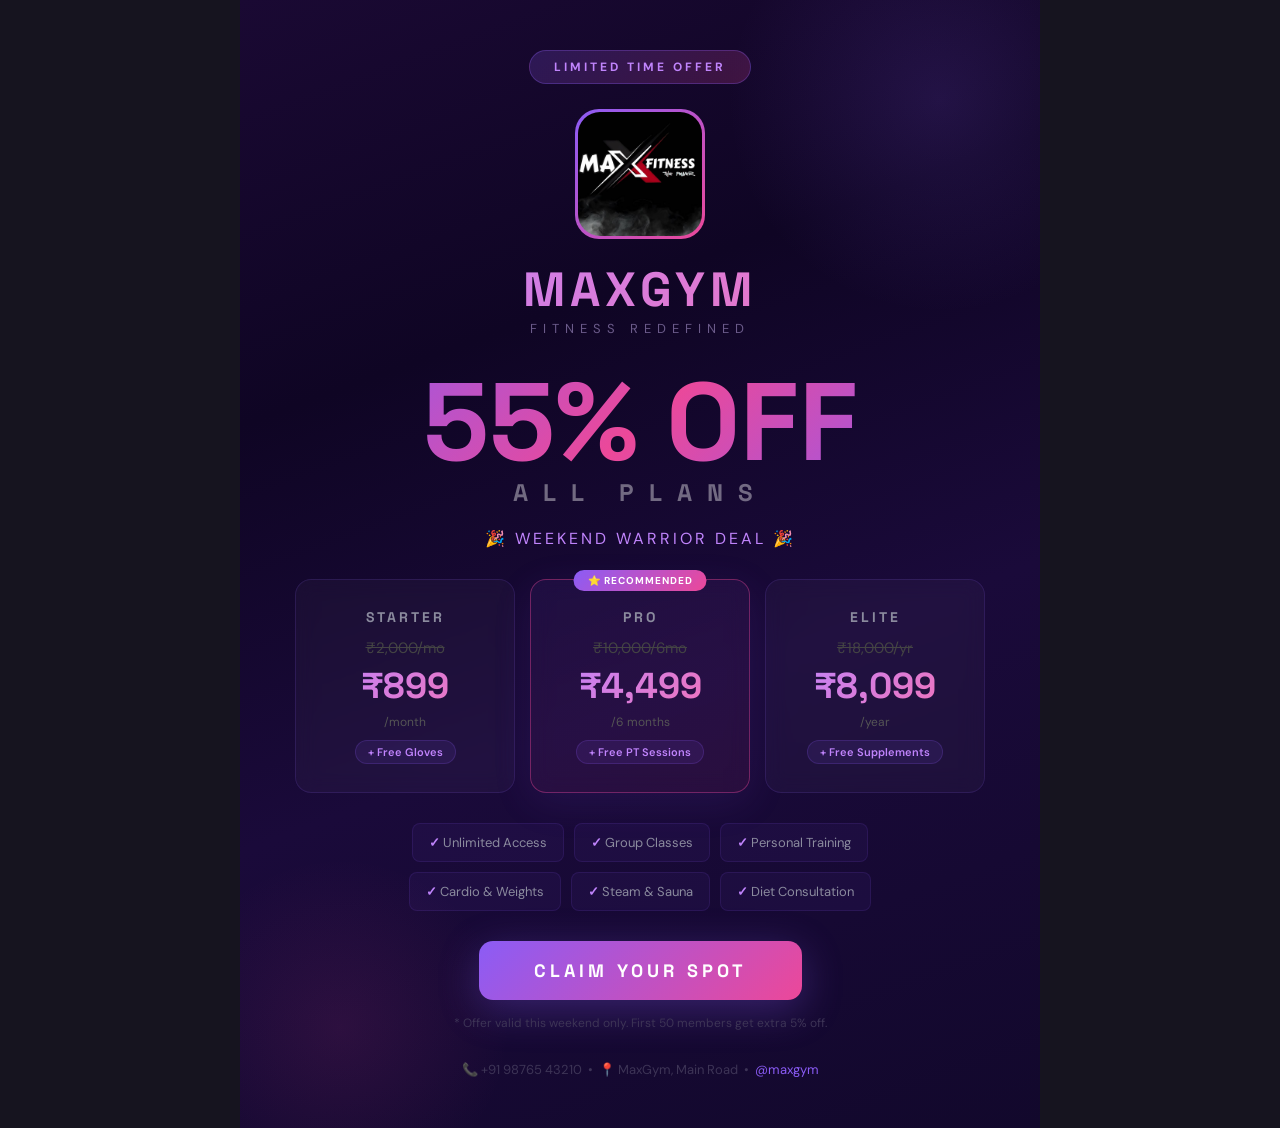
<file: poster/template6_purple_gradient.html>
<!DOCTYPE html>
<html lang="en">
<head>
<meta charset="UTF-8">
<meta name="viewport" content="width=device-width, initial-scale=1.0">
<title>MaxGym - Weekend Warrior Deal</title>
<style>
  @import url('https://fonts.googleapis.com/css2?family=Space+Grotesk:wght@400;600;700&family=DM+Sans:wght@400;500;700&display=swap');

  * { margin: 0; padding: 0; box-sizing: border-box; }

  body {
    display: flex;
    justify-content: center;
    align-items: center;
    min-height: 100vh;
    background: #16141f;
    font-family: 'DM Sans', sans-serif;
  }

  .poster {
    width: 800px;
    min-height: 1100px;
    background: linear-gradient(160deg, #1a0933 0%, #0f0524 30%, #1a0a3a 60%, #12082c 100%);
    position: relative;
    overflow: hidden;
    color: #fff;
    text-align: center;
    padding: 50px 40px;
  }

  /* Gradient orbs */
  .orb-1 {
    position: absolute;
    width: 500px; height: 500px;
    background: radial-gradient(circle, rgba(139,92,246,0.15) 0%, transparent 60%);
    top: -150px; right: -150px;
    pointer-events: none;
  }

  .orb-2 {
    position: absolute;
    width: 400px; height: 400px;
    background: radial-gradient(circle, rgba(236,72,153,0.1) 0%, transparent 60%);
    bottom: -100px; left: -100px;
    pointer-events: none;
  }

  .top-badge {
    display: inline-block;
    background: linear-gradient(135deg, rgba(139,92,246,0.2), rgba(236,72,153,0.2));
    border: 1px solid rgba(139,92,246,0.3);
    border-radius: 30px;
    padding: 8px 24px;
    font-size: 12px;
    font-weight: 700;
    letter-spacing: 3px;
    text-transform: uppercase;
    color: #c084fc;
    position: relative;
    z-index: 1;
    margin-bottom: 25px;
  }

  .logo-container {
    width: 130px;
    height: 130px;
    margin: 0 auto 20px;
    border-radius: 24px;
    overflow: hidden;
    background: linear-gradient(135deg, #8b5cf6, #ec4899);
    padding: 3px;
    position: relative;
    z-index: 1;
  }

  .logo-inner {
    width: 100%;
    height: 100%;
    border-radius: 22px;
    overflow: hidden;
    background: #1a0933;
  }

  .logo-container img {
    width: 100%;
    height: 100%;
    object-fit: cover;
  }

  .gym-name {
    font-family: 'Space Grotesk', sans-serif;
    font-size: 48px;
    font-weight: 700;
    background: linear-gradient(135deg, #c084fc, #f472b6);
    -webkit-background-clip: text;
    -webkit-text-fill-color: transparent;
    background-clip: text;
    letter-spacing: 5px;
    text-transform: uppercase;
    position: relative;
    z-index: 1;
  }

  .gym-sub {
    font-size: 13px;
    color: #6b5b8a;
    letter-spacing: 6px;
    text-transform: uppercase;
    margin-bottom: 30px;
    position: relative;
    z-index: 1;
  }

  .discount-container {
    position: relative;
    z-index: 1;
    margin: 20px 0;
  }

  .discount-number {
    font-family: 'Space Grotesk', sans-serif;
    font-size: 110px;
    font-weight: 700;
    background: linear-gradient(135deg, #8b5cf6, #ec4899, #8b5cf6);
    -webkit-background-clip: text;
    -webkit-text-fill-color: transparent;
    background-clip: text;
    line-height: 1;
  }

  .discount-text {
    font-family: 'Space Grotesk', sans-serif;
    font-size: 24px;
    font-weight: 700;
    color: rgba(255,255,255,0.4);
    letter-spacing: 15px;
  }

  .promo-name {
    font-size: 16px;
    color: #c084fc;
    margin: 15px 0 30px;
    letter-spacing: 3px;
    text-transform: uppercase;
    position: relative;
    z-index: 1;
  }

  .tier-cards {
    display: flex;
    justify-content: center;
    gap: 15px;
    flex-wrap: wrap;
    position: relative;
    z-index: 1;
    margin-bottom: 30px;
  }

  .tier {
    width: 220px;
    background: rgba(255,255,255,0.03);
    border: 1px solid rgba(139,92,246,0.15);
    border-radius: 16px;
    padding: 28px 20px;
    backdrop-filter: blur(10px);
  }

  .tier.star {
    border-color: rgba(236,72,153,0.4);
    background: linear-gradient(160deg, rgba(139,92,246,0.08), rgba(236,72,153,0.08));
    box-shadow: 0 10px 40px rgba(139,92,246,0.1);
    position: relative;
  }

  .tier.star::after {
    content: '⭐ RECOMMENDED';
    position: absolute;
    top: -10px; left: 50%;
    transform: translateX(-50%);
    background: linear-gradient(135deg, #8b5cf6, #ec4899);
    color: #fff;
    font-size: 10px;
    font-weight: 700;
    letter-spacing: 1px;
    padding: 4px 14px;
    border-radius: 20px;
    white-space: nowrap;
  }

  .tier-name {
    font-family: 'Space Grotesk', sans-serif;
    font-size: 14px;
    font-weight: 700;
    text-transform: uppercase;
    letter-spacing: 3px;
    color: #8b8b9e;
    margin-bottom: 12px;
  }

  .tier-old {
    font-size: 15px;
    color: #444;
    text-decoration: line-through;
  }

  .tier-price {
    font-family: 'Space Grotesk', sans-serif;
    font-size: 36px;
    font-weight: 700;
    background: linear-gradient(135deg, #c084fc, #f472b6);
    -webkit-background-clip: text;
    -webkit-text-fill-color: transparent;
    background-clip: text;
    margin: 5px 0;
  }

  .tier-period {
    font-size: 12px;
    color: #555;
  }

  .tier-bonus {
    display: inline-block;
    background: rgba(139,92,246,0.1);
    border: 1px solid rgba(139,92,246,0.2);
    color: #c084fc;
    font-size: 11px;
    font-weight: 600;
    padding: 4px 12px;
    border-radius: 20px;
    margin-top: 10px;
  }

  .features-list {
    display: flex;
    justify-content: center;
    flex-wrap: wrap;
    gap: 10px;
    max-width: 550px;
    margin: 0 auto 30px;
    position: relative;
    z-index: 1;
  }

  .feat {
    background: rgba(139,92,246,0.06);
    border: 1px solid rgba(139,92,246,0.12);
    border-radius: 8px;
    padding: 10px 16px;
    font-size: 13px;
    color: #8b8b9e;
  }

  .feat strong {
    color: #c084fc;
  }

  .cta-gradient {
    display: inline-block;
    font-family: 'Space Grotesk', sans-serif;
    font-size: 18px;
    font-weight: 700;
    color: #fff;
    background: linear-gradient(135deg, #8b5cf6, #ec4899);
    padding: 18px 55px;
    border: none;
    border-radius: 14px;
    cursor: pointer;
    text-transform: uppercase;
    letter-spacing: 4px;
    box-shadow: 0 10px 40px rgba(139,92,246,0.3);
    position: relative;
    z-index: 1;
  }

  .small-note {
    font-size: 12px;
    color: #3d3456;
    margin-top: 15px;
    position: relative;
    z-index: 1;
  }

  .contact-footer {
    margin-top: 30px;
    font-size: 13px;
    color: #3d3456;
    position: relative;
    z-index: 1;
  }

  .contact-footer a {
    color: #8b5cf6;
    text-decoration: none;
  }
</style>
</head>
<body>
  <div class="poster">
    <div class="orb-1"></div>
    <div class="orb-2"></div>

    <div class="top-badge">Limited Time Offer</div>

    <div class="logo-container">
      <div class="logo-inner">
        <img src="logo.jpg" alt="MaxGym Logo">
      </div>
    </div>

    <h1 class="gym-name">MaxGym</h1>
    <p class="gym-sub">Fitness Redefined</p>

    <div class="discount-container">
      <div class="discount-number">55% OFF</div>
      <div class="discount-text">ALL PLANS</div>
    </div>

    <p class="promo-name">🎉 Weekend Warrior Deal 🎉</p>

    <div class="tier-cards">
      <div class="tier">
        <div class="tier-name">Starter</div>
        <div class="tier-old">₹2,000/mo</div>
        <div class="tier-price">₹899</div>
        <div class="tier-period">/month</div>
        <div class="tier-bonus">+ Free Gloves</div>
      </div>
      <div class="tier star">
        <div class="tier-name">Pro</div>
        <div class="tier-old">₹10,000/6mo</div>
        <div class="tier-price">₹4,499</div>
        <div class="tier-period">/6 months</div>
        <div class="tier-bonus">+ Free PT Sessions</div>
      </div>
      <div class="tier">
        <div class="tier-name">Elite</div>
        <div class="tier-old">₹18,000/yr</div>
        <div class="tier-price">₹8,099</div>
        <div class="tier-period">/year</div>
        <div class="tier-bonus">+ Free Supplements</div>
      </div>
    </div>

    <div class="features-list">
      <div class="feat"><strong>✓</strong> Unlimited Access</div>
      <div class="feat"><strong>✓</strong> Group Classes</div>
      <div class="feat"><strong>✓</strong> Personal Training</div>
      <div class="feat"><strong>✓</strong> Cardio & Weights</div>
      <div class="feat"><strong>✓</strong> Steam & Sauna</div>
      <div class="feat"><strong>✓</strong> Diet Consultation</div>
    </div>

    <button class="cta-gradient">Claim Your Spot</button>
    <p class="small-note">* Offer valid this weekend only. First 50 members get extra 5% off.</p>

    <div class="contact-footer">
      📞 +91 98765 43210 &nbsp;&bull;&nbsp; 📍 MaxGym, Main Road &nbsp;&bull;&nbsp; <a href="#">@maxgym</a>
    </div>
  </div>
</body>
</html>
</file>
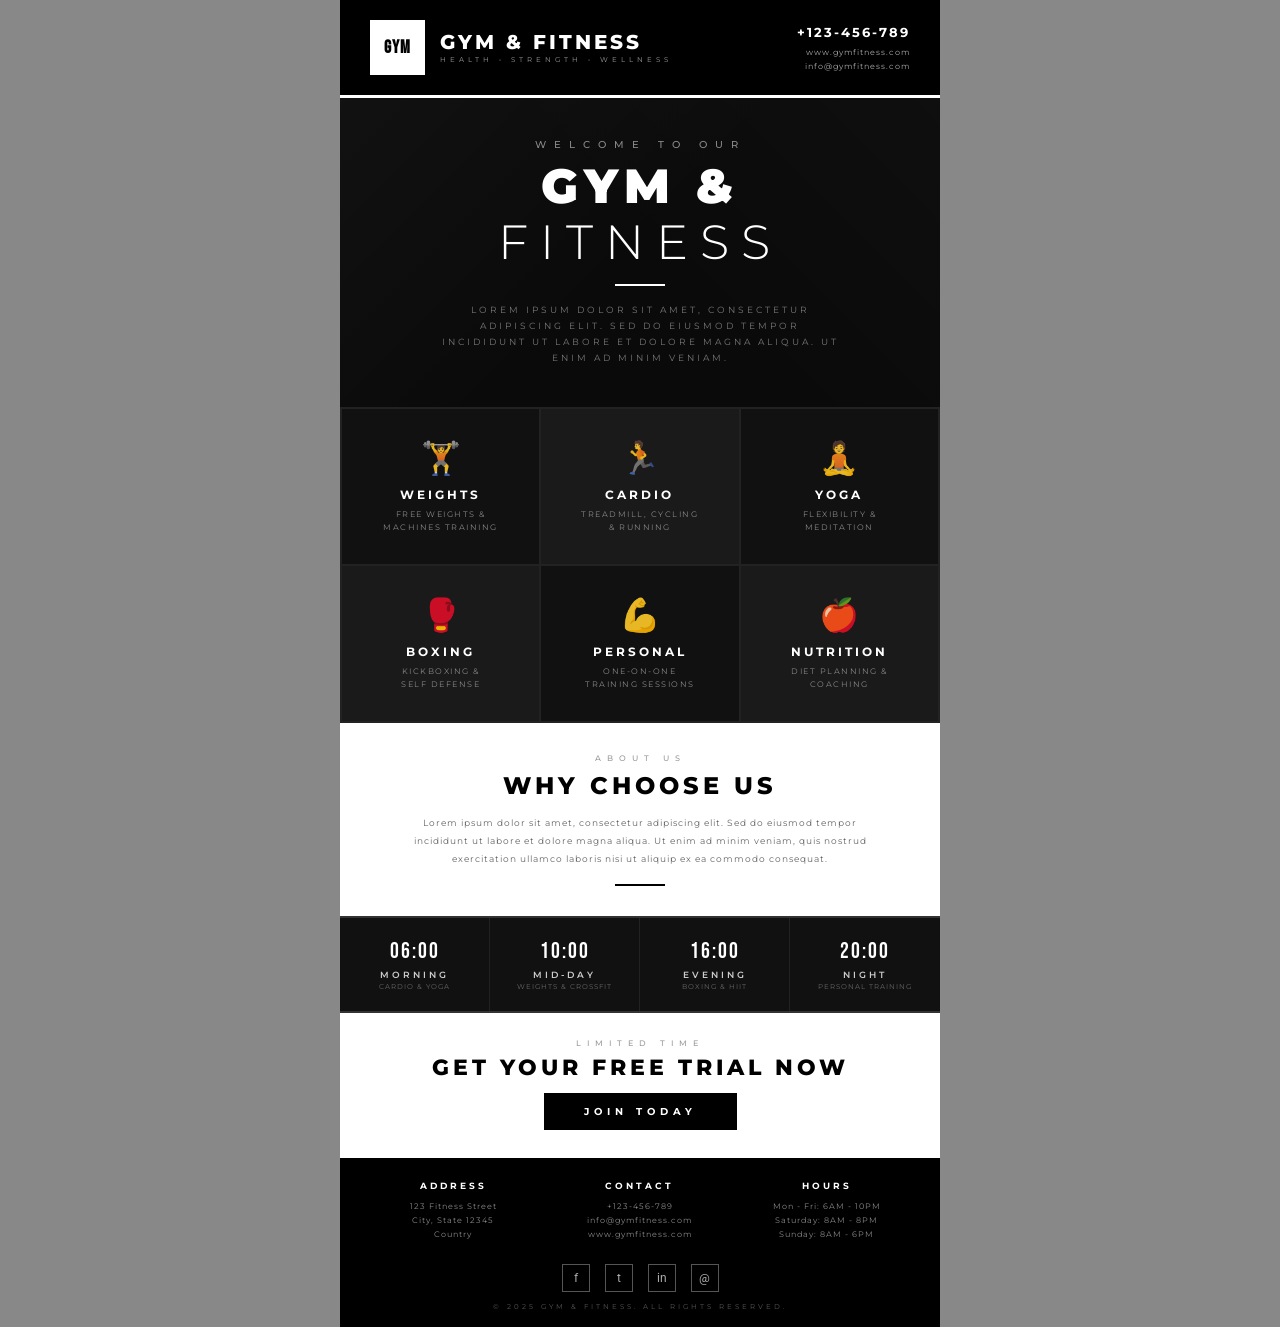
<file: poster/template7_bw_modern_grid.html>
<!DOCTYPE html>
<html lang="en">
<head>
<meta charset="UTF-8">
<meta name="viewport" content="width=device-width, initial-scale=1.0">
<title>Gym & Fitness - Modern Grids Flyer</title>
<style>
  @import url('https://fonts.googleapis.com/css2?family=Oswald:wght@300;400;500;600;700&family=Roboto:wght@300;400;500;700&family=Bebas+Neue&family=Montserrat:wght@300;400;500;600;700;800;900&display=swap');

  * { margin: 0; padding: 0; box-sizing: border-box; }

  @page {
    size: 600px 850px;
    margin: 0;
  }

  html, body {
    width: 600px;
    margin: 0 auto;
    padding: 0;
    -webkit-print-color-adjust: exact !important;
    print-color-adjust: exact !important;
    color-adjust: exact !important;
  }

  body {
    display: flex;
    justify-content: center;
    align-items: flex-start;
    min-height: 100vh;
    background: #888;
    font-family: 'Roboto', sans-serif;
  }

  .flyer {
    width: 600px;
    background: #000;
    position: relative;
    overflow: hidden;
    color: #fff;
  }

  /* ═══════════════════════════════════
     TOP HEADER
  ═══════════════════════════════════ */
  .top-header {
    display: flex;
    align-items: center;
    justify-content: space-between;
    padding: 20px 30px;
    background: #000;
    border-bottom: 3px solid #fff;
  }

  .logo-section {
    display: flex;
    align-items: center;
    gap: 15px;
  }

  .logo-box {
    width: 55px;
    height: 55px;
    background: #fff;
    display: flex;
    align-items: center;
    justify-content: center;
    font-family: 'Bebas Neue', sans-serif;
    font-size: 18px;
    color: #000;
    letter-spacing: 1px;
    font-weight: 700;
  }

  .logo-text h1 {
    font-family: 'Montserrat', sans-serif;
    font-size: 20px;
    font-weight: 800;
    letter-spacing: 3px;
    text-transform: uppercase;
    color: #fff;
    line-height: 1.1;
  }

  .logo-text p {
    font-family: 'Montserrat', sans-serif;
    font-size: 7px;
    letter-spacing: 4px;
    text-transform: uppercase;
    color: #999;
    margin-top: 2px;
  }

  .header-contact {
    text-align: right;
  }

  .header-contact p {
    font-family: 'Montserrat', sans-serif;
    font-size: 8px;
    color: #aaa;
    letter-spacing: 1px;
    line-height: 1.8;
  }

  .header-contact .phone-number {
    font-size: 13px;
    font-weight: 700;
    color: #fff;
    letter-spacing: 2px;
  }

  /* ═══════════════════════════════════
     HERO SECTION
  ═══════════════════════════════════ */
  .hero-section {
    position: relative;
    padding: 40px 30px;
    text-align: center;
    background: #0a0a0a;
  }

  .hero-section::before {
    content: '';
    position: absolute;
    top: 0; left: 0; right: 0; bottom: 0;
    background: 
      linear-gradient(135deg, rgba(255,255,255,0.03) 0%, transparent 50%),
      linear-gradient(225deg, rgba(255,255,255,0.02) 0%, transparent 50%);
    pointer-events: none;
  }

  .hero-label {
    font-family: 'Montserrat', sans-serif;
    font-size: 10px;
    font-weight: 500;
    letter-spacing: 8px;
    text-transform: uppercase;
    color: #888;
    margin-bottom: 10px;
  }

  .hero-title {
    font-family: 'Montserrat', sans-serif;
    font-size: 48px;
    font-weight: 900;
    letter-spacing: 6px;
    text-transform: uppercase;
    color: #fff;
    line-height: 1.05;
    margin-bottom: 6px;
  }

  .hero-subtitle {
    font-family: 'Montserrat', sans-serif;
    font-size: 48px;
    font-weight: 300;
    letter-spacing: 12px;
    text-transform: uppercase;
    color: #fff;
    line-height: 1.05;
    margin-bottom: 14px;
  }

  .hero-desc {
    font-family: 'Montserrat', sans-serif;
    font-size: 9px;
    letter-spacing: 3px;
    color: #777;
    max-width: 400px;
    margin: 0 auto;
    line-height: 1.8;
    text-transform: uppercase;
  }

  .hero-divider {
    width: 50px;
    height: 2px;
    background: #fff;
    margin: 16px auto;
  }

  /* ═══════════════════════════════════
     6-GRID PHOTO/SERVICES SECTION
  ═══════════════════════════════════ */
  .grid-section {
    display: grid;
    grid-template-columns: 1fr 1fr 1fr;
    grid-template-rows: 1fr 1fr;
    gap: 2px;
    padding: 2px;
    background: #222;
  }

  .grid-item {
    position: relative;
    height: 155px;
    overflow: hidden;
    display: flex;
    flex-direction: column;
    align-items: center;
    justify-content: center;
    text-align: center;
    padding: 15px;
  }

  .grid-item:nth-child(odd) {
    background: #111;
  }

  .grid-item:nth-child(even) {
    background: #1a1a1a;
  }

  .grid-item .grid-icon {
    font-size: 32px;
    margin-bottom: 10px;
    opacity: 0.9;
  }

  .grid-item .grid-title {
    font-family: 'Montserrat', sans-serif;
    font-size: 12px;
    font-weight: 700;
    letter-spacing: 3px;
    text-transform: uppercase;
    color: #fff;
    margin-bottom: 6px;
  }

  .grid-item .grid-desc {
    font-family: 'Montserrat', sans-serif;
    font-size: 8px;
    letter-spacing: 1.5px;
    color: #888;
    line-height: 1.6;
    text-transform: uppercase;
  }

  /* ═══════════════════════════════════
     ABOUT / DESCRIPTION SECTION
  ═══════════════════════════════════ */
  .about-section {
    padding: 30px;
    background: #fff;
    color: #000;
    text-align: center;
  }

  .about-label {
    font-family: 'Montserrat', sans-serif;
    font-size: 8px;
    font-weight: 500;
    letter-spacing: 6px;
    text-transform: uppercase;
    color: #999;
    margin-bottom: 8px;
  }

  .about-title {
    font-family: 'Montserrat', sans-serif;
    font-size: 24px;
    font-weight: 800;
    letter-spacing: 4px;
    text-transform: uppercase;
    color: #000;
    margin-bottom: 14px;
  }

  .about-text {
    font-family: 'Montserrat', sans-serif;
    font-size: 9px;
    letter-spacing: 1px;
    color: #666;
    line-height: 2;
    max-width: 480px;
    margin: 0 auto;
  }

  .about-divider {
    width: 50px;
    height: 2px;
    background: #000;
    margin: 16px auto 0;
  }

  /* ═══════════════════════════════════
     PROGRAMS / SCHEDULE BAR
  ═══════════════════════════════════ */
  .programs-bar {
    display: grid;
    grid-template-columns: 1fr 1fr 1fr 1fr;
    background: #111;
    border-top: 2px solid #333;
    border-bottom: 2px solid #333;
  }

  .program-item {
    text-align: center;
    padding: 20px 10px;
    border-right: 1px solid #222;
  }

  .program-item:last-child {
    border-right: none;
  }

  .program-item .prog-time {
    font-family: 'Bebas Neue', sans-serif;
    font-size: 22px;
    color: #fff;
    letter-spacing: 2px;
    margin-bottom: 4px;
  }

  .program-item .prog-name {
    font-family: 'Montserrat', sans-serif;
    font-size: 9px;
    font-weight: 600;
    letter-spacing: 3px;
    text-transform: uppercase;
    color: #ccc;
    margin-bottom: 2px;
  }

  .program-item .prog-detail {
    font-family: 'Montserrat', sans-serif;
    font-size: 7px;
    letter-spacing: 1px;
    color: #666;
    text-transform: uppercase;
  }

  /* ═══════════════════════════════════
     CTA / OFFER SECTION
  ═══════════════════════════════════ */
  .cta-section {
    background: #fff;
    color: #000;
    text-align: center;
    padding: 25px 30px;
  }

  .cta-label {
    font-family: 'Montserrat', sans-serif;
    font-size: 8px;
    font-weight: 500;
    letter-spacing: 6px;
    text-transform: uppercase;
    color: #999;
    margin-bottom: 6px;
  }

  .cta-title {
    font-family: 'Montserrat', sans-serif;
    font-size: 22px;
    font-weight: 800;
    letter-spacing: 4px;
    text-transform: uppercase;
    color: #000;
    margin-bottom: 12px;
  }

  .cta-button {
    display: inline-block;
    background: #000;
    color: #fff;
    font-family: 'Montserrat', sans-serif;
    font-size: 10px;
    font-weight: 700;
    text-transform: uppercase;
    letter-spacing: 5px;
    padding: 12px 40px;
    border: none;
    cursor: pointer;
    text-decoration: none;
  }

  .cta-button:hover {
    background: #333;
  }

  /* ═══════════════════════════════════
     FOOTER / CONTACT
  ═══════════════════════════════════ */
  .footer {
    background: #000;
    padding: 22px 30px;
    display: grid;
    grid-template-columns: 1fr 1fr 1fr;
    gap: 20px;
    border-top: 3px solid #fff;
  }

  .footer-col {
    text-align: center;
  }

  .footer-col .fc-title {
    font-family: 'Montserrat', sans-serif;
    font-size: 9px;
    font-weight: 700;
    letter-spacing: 3px;
    text-transform: uppercase;
    color: #fff;
    margin-bottom: 8px;
  }

  .footer-col .fc-text {
    font-family: 'Montserrat', sans-serif;
    font-size: 8px;
    color: #888;
    line-height: 1.8;
    letter-spacing: 1px;
  }

  .footer-bottom {
    background: #000;
    text-align: center;
    padding: 0 30px 16px;
  }

  .footer-bottom p {
    font-family: 'Montserrat', sans-serif;
    font-size: 7px;
    color: #555;
    letter-spacing: 3px;
    text-transform: uppercase;
  }

  .social-icons {
    display: flex;
    justify-content: center;
    gap: 15px;
    margin-bottom: 10px;
  }

  .social-icon {
    width: 28px;
    height: 28px;
    border: 1px solid #555;
    display: flex;
    align-items: center;
    justify-content: center;
    font-size: 12px;
    color: #aaa;
  }
</style>
</head>
<body>
  <div class="flyer">

    <!-- ===== TOP HEADER ===== -->
    <div class="top-header">
      <div class="logo-section">
        <div class="logo-box">GYM</div>
        <div class="logo-text">
          <h1>GYM & FITNESS</h1>
          <p>Health &bull; Strength &bull; Wellness</p>
        </div>
      </div>
      <div class="header-contact">
        <p class="phone-number">+123-456-789</p>
        <p>www.gymfitness.com</p>
        <p>info@gymfitness.com</p>
      </div>
    </div>

    <!-- ===== HERO ===== -->
    <div class="hero-section">
      <div class="hero-label">Welcome To Our</div>
      <h2 class="hero-title">GYM &</h2>
      <h2 class="hero-subtitle">FITNESS</h2>
      <div class="hero-divider"></div>
      <p class="hero-desc">
        Lorem ipsum dolor sit amet, consectetur adipiscing elit. Sed do eiusmod tempor incididunt ut labore et dolore magna aliqua. Ut enim ad minim veniam.
      </p>
    </div>

    <!-- ===== 6-GRID SERVICES ===== -->
    <div class="grid-section">
      <div class="grid-item">
        <div class="grid-icon">🏋️</div>
        <div class="grid-title">Weights</div>
        <div class="grid-desc">Free Weights &<br>Machines Training</div>
      </div>
      <div class="grid-item">
        <div class="grid-icon">🏃</div>
        <div class="grid-title">Cardio</div>
        <div class="grid-desc">Treadmill, Cycling<br>& Running</div>
      </div>
      <div class="grid-item">
        <div class="grid-icon">🧘</div>
        <div class="grid-title">Yoga</div>
        <div class="grid-desc">Flexibility &<br>Meditation</div>
      </div>
      <div class="grid-item">
        <div class="grid-icon">🥊</div>
        <div class="grid-title">Boxing</div>
        <div class="grid-desc">Kickboxing &<br>Self Defense</div>
      </div>
      <div class="grid-item">
        <div class="grid-icon">💪</div>
        <div class="grid-title">Personal</div>
        <div class="grid-desc">One-On-One<br>Training Sessions</div>
      </div>
      <div class="grid-item">
        <div class="grid-icon">🍎</div>
        <div class="grid-title">Nutrition</div>
        <div class="grid-desc">Diet Planning &<br>Coaching</div>
      </div>
    </div>

    <!-- ===== ABOUT ===== -->
    <div class="about-section">
      <div class="about-label">About Us</div>
      <h3 class="about-title">Why Choose Us</h3>
      <p class="about-text">
        Lorem ipsum dolor sit amet, consectetur adipiscing elit. Sed do eiusmod tempor incididunt ut labore et dolore magna aliqua. Ut enim ad minim veniam, quis nostrud exercitation ullamco laboris nisi ut aliquip ex ea commodo consequat.
      </p>
      <div class="about-divider"></div>
    </div>

    <!-- ===== PROGRAMS BAR ===== -->
    <div class="programs-bar">
      <div class="program-item">
        <div class="prog-time">06:00</div>
        <div class="prog-name">Morning</div>
        <div class="prog-detail">Cardio & Yoga</div>
      </div>
      <div class="program-item">
        <div class="prog-time">10:00</div>
        <div class="prog-name">Mid-Day</div>
        <div class="prog-detail">Weights & CrossFit</div>
      </div>
      <div class="program-item">
        <div class="prog-time">16:00</div>
        <div class="prog-name">Evening</div>
        <div class="prog-detail">Boxing & HIIT</div>
      </div>
      <div class="program-item">
        <div class="prog-time">20:00</div>
        <div class="prog-name">Night</div>
        <div class="prog-detail">Personal Training</div>
      </div>
    </div>

    <!-- ===== CTA ===== -->
    <div class="cta-section">
      <div class="cta-label">Limited Time</div>
      <h3 class="cta-title">Get Your Free Trial Now</h3>
      <a href="#" class="cta-button">Join Today</a>
    </div>

    <!-- ===== FOOTER ===== -->
    <div class="footer">
      <div class="footer-col">
        <div class="fc-title">Address</div>
        <div class="fc-text">
          123 Fitness Street<br>
          City, State 12345<br>
          Country
        </div>
      </div>
      <div class="footer-col">
        <div class="fc-title">Contact</div>
        <div class="fc-text">
          +123-456-789<br>
          info@gymfitness.com<br>
          www.gymfitness.com
        </div>
      </div>
      <div class="footer-col">
        <div class="fc-title">Hours</div>
        <div class="fc-text">
          Mon - Fri: 6AM - 10PM<br>
          Saturday: 8AM - 8PM<br>
          Sunday: 8AM - 6PM
        </div>
      </div>
    </div>

    <div class="footer-bottom">
      <div class="social-icons">
        <div class="social-icon">f</div>
        <div class="social-icon">t</div>
        <div class="social-icon">in</div>
        <div class="social-icon">@</div>
      </div>
      <p>© 2025 Gym & Fitness. All Rights Reserved.</p>
    </div>

  </div>
</body>
</html>
</file>
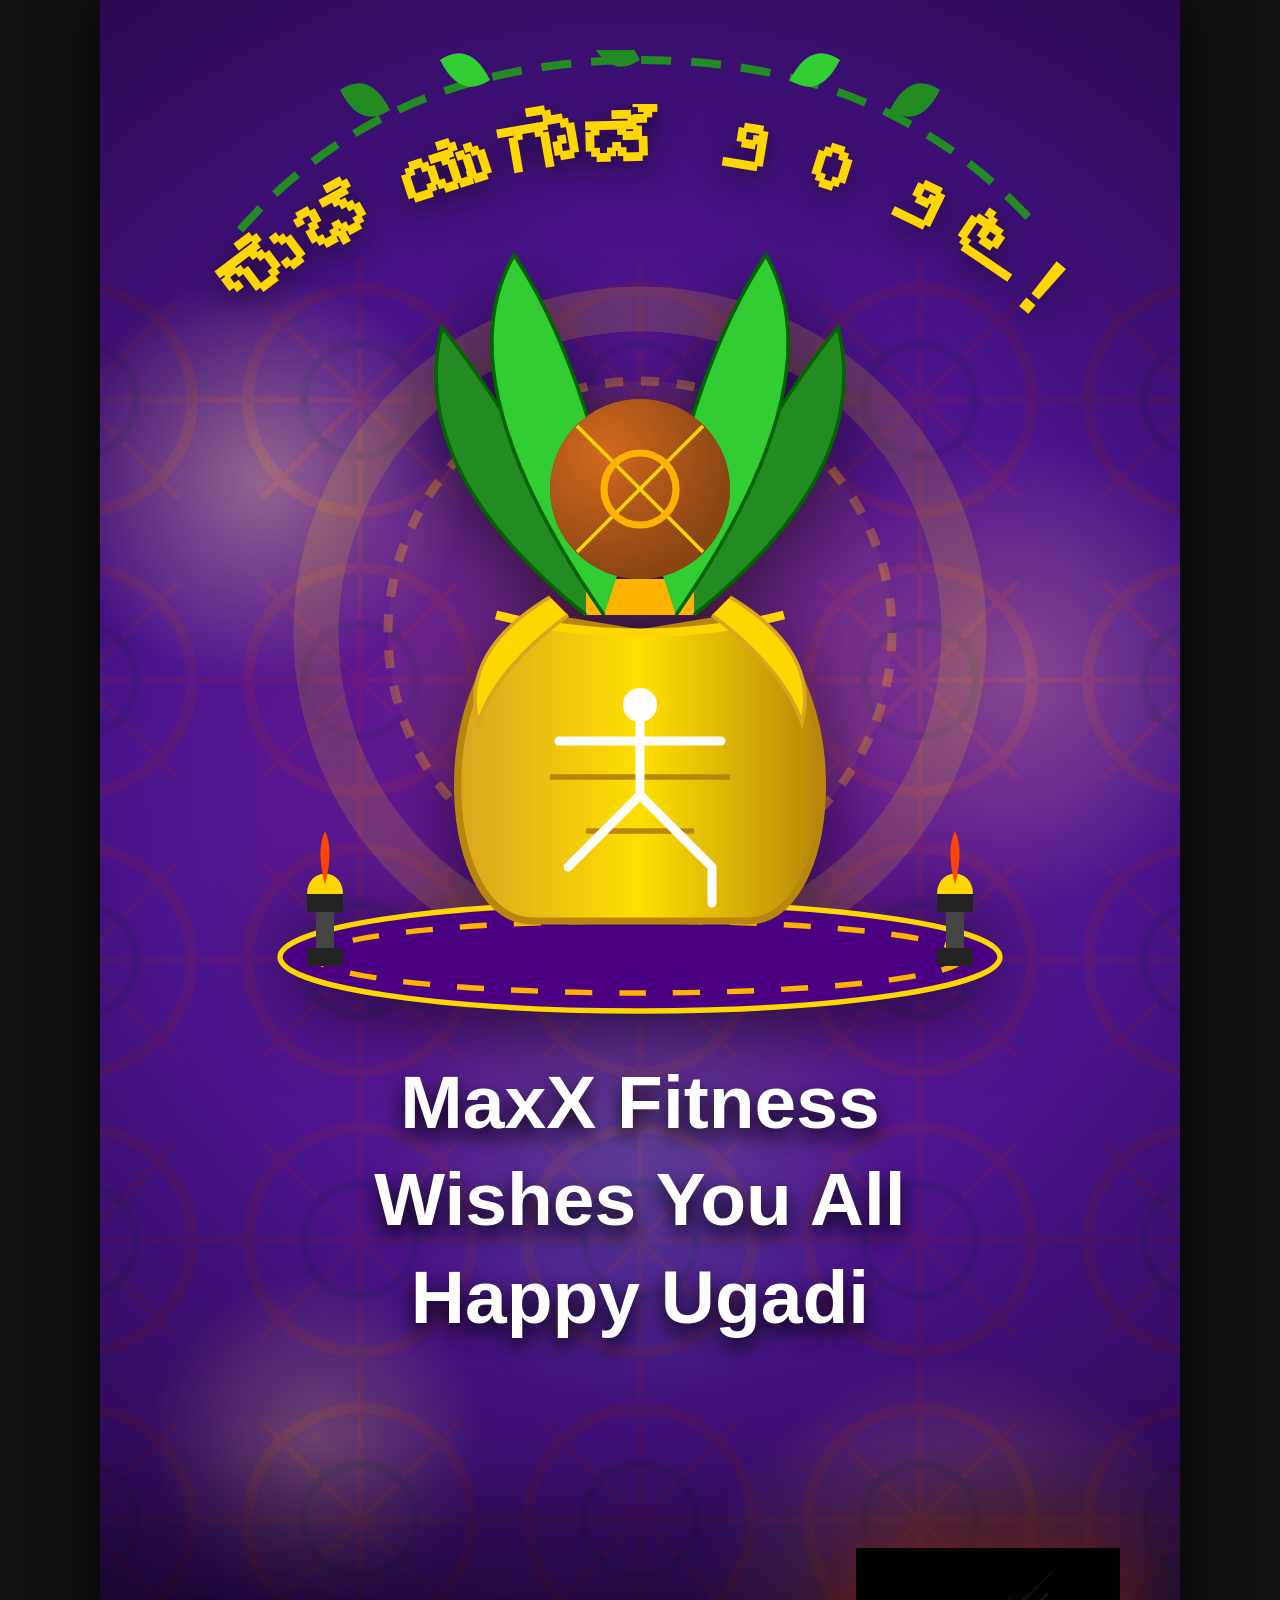
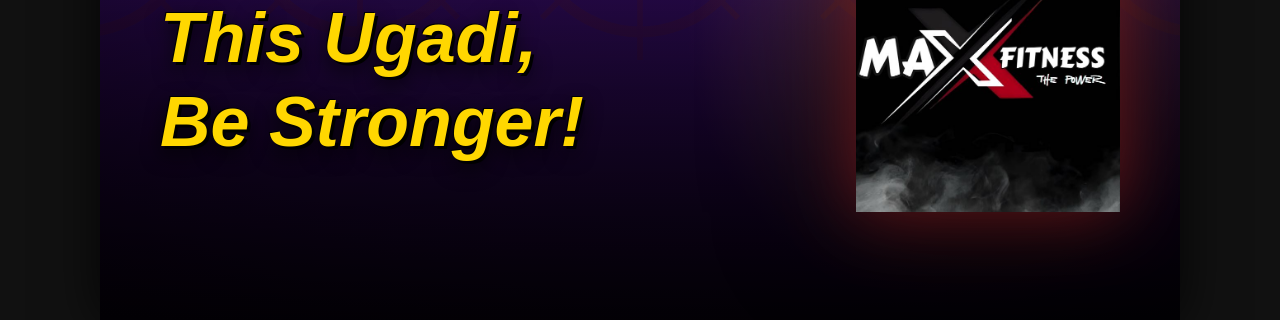
<file: poster/ugadi_poster.html>
<!DOCTYPE html>
<html lang="en">
<head>
    <meta charset="UTF-8">
    <meta name="viewport" content="width=device-width, initial-scale=1.0">
    <title>MaxX Fitness - Vibrant Ugadi 2026</title>
    <style>
        :root {
            --gold: #FFD700;
            --purple-bg: #4B0082;
            --green-leaf: #228B22;
            --mango-yellow: #FFB300;
            --text-white: #FFFFFF;
        }

        @import url('https://fonts.googleapis.com/css2?family=Montserrat:ital,wght@0,700;0,900;1,700&family=Noto+Sans+Kannada:wght@700&display=swap');

        * {
            box-sizing: border-box;
            margin: 0;
            padding: 0;
        }

        body {
            background-color: #111;
            display: flex;
            justify-content: center;
            align-items: center;
            min-height: 100vh;
            font-family: 'Montserrat', sans-serif;
        }

        .poster {
            width: 1080px;
            height: 1920px;
            background: radial-gradient(circle at 50% 40%, #7B1FA2 0%, #4A148C 40%, #120024 100%);
            position: relative;
            overflow: hidden;
            display: flex;
            flex-direction: column;
            align-items: center;
            box-shadow: 0 0 50px rgba(0,0,0,0.8);
            transform-origin: top center;
            transform: scale(calc(100vh / 1950));
        }

        /* Festive Bokeh Lights */
        .bokeh {
            position: absolute;
            width: 100%;
            height: 100%;
            top: 0; left: 0;
            background-image: 
                radial-gradient(circle at 15% 25%, rgba(255, 215, 0, 0.4) 0%, transparent 12%),
                radial-gradient(circle at 85% 35%, rgba(255, 179, 0, 0.3) 0%, transparent 15%),
                radial-gradient(circle at 50% 60%, rgba(34, 139, 34, 0.3) 0%, transparent 20%),
                radial-gradient(circle at 20% 75%, rgba(255, 215, 0, 0.25) 0%, transparent 10%),
                radial-gradient(circle at 80% 85%, rgba(255, 179, 0, 0.4) 0%, transparent 15%);
            pointer-events: none;
            z-index: 0;
            mix-blend-mode: screen;
        }

        /* Top Arched Text (20%) */
        .top-section {
            height: 384px;
            width: 100%;
            text-align: center;
            position: relative;
            z-index: 2;
            display: flex;
            justify-content: center;
            align-items: flex-end;
            padding-bottom: 30px;
        }

        .kannada-text {
            fill: var(--gold);
            font-family: 'Noto Sans Kannada', sans-serif;
            font-size: 85px;
            font-weight: 700;
            letter-spacing: 2px;
            filter: drop-shadow(0px 8px 15px rgba(0, 0, 0, 0.6));
        }

        .mango-leaf-arch {
            position: absolute;
            top: 50px;
            left: 50%;
            transform: translateX(-50%);
            width: 900px;
            height: 250px;
            pointer-events: none;
            z-index: 1;
        }

        /* Center Art */
        .center-art {
            position: relative;
            width: 100%;
            height: 576px;
            display: flex;
            justify-content: center;
            align-items: center;
            z-index: 2;
        }

        .center-svg {
            width: 900px;
            height: 900px;
            filter: drop-shadow(0 20px 40px rgba(0, 0, 0, 0.6));
            margin-top: -150px;
        }

        /* Middle Text (30% equivalent context) */
        .middle-text {
            height: 480px;
            width: 100%;
            display: flex;
            flex-direction: column;
            justify-content: center;
            align-items: center;
            text-align: center;
            z-index: 10;
            padding: 0 60px;
        }

        .middle-text h1 {
            font-size: 75px;
            font-weight: 900;
            color: var(--text-white);
            line-height: 1.3;
            text-shadow: 0 10px 20px rgba(0,0,0,0.9);
        }

        /* Bottom Section (25%) */
        .bottom-section {
            height: 480px;
            width: 100%;
            display: flex;
            justify-content: space-between;
            align-items: center;
            padding: 0 60px;
            background: linear-gradient(to top, rgba(0,0,0,0.9) 0%, rgba(0,0,0,0.4) 60%, transparent 100%);
            z-index: 2;
        }

        .slogan {
            font-size: 70px;
            font-weight: 700;
            font-style: italic;
            color: var(--gold);
            max-width: 55%;
            line-height: 1.2;
            text-shadow: 3px 3px 0 #000, -1px -1px 0 #000, 0 8px 20px rgba(0,0,0,0.9);
        }

        .logo-container {
            height: 100%;
            display: flex;
            align-items: center;
            justify-content: flex-end;
            position: relative;
        }

        .logo-container img {
            height: 55%;
            max-width: 400px;
            object-fit: contain;
            /* Smoky / glowing red/black effect around the original logo */
            filter: drop-shadow(0 0 35px rgba(255, 50, 50, 0.4)) drop-shadow(0 0 60px rgba(0, 0, 0, 0.9));
            position: relative;
            z-index: 3;
        }

        /* Vibrant Decorative Background Rangoli Pattern */
        .bg-rangoli {
            position: absolute;
            top: 50%;
            left: 50%;
            transform: translate(-50%, -50%);
            width: 1400px;
            height: 1400px;
            opacity: 0.15;
            pointer-events: none;
            z-index: 0;
            mix-blend-mode: overlay;
        }
        
    </style>
</head>
<body>

    <div class="poster">
        <div class="bokeh"></div>

        <!-- Vibrant Background Rangoli -->
        <svg class="bg-rangoli" viewBox="0 0 100 100" xmlns="http://www.w3.org/2000/svg">
            <defs>
                <pattern id="rangoli" x="0" y="0" width="20" height="20" patternUnits="userSpaceOnUse">
                    <circle cx="10" cy="10" r="8" fill="none" stroke="#FFD700" stroke-width="0.8"/>
                    <path d="M10 0 L10 20 M0 10 L20 10 M3 3 L17 17 M3 17 L17 3" stroke="#FFB300" stroke-width="0.4"/>
                    <circle cx="10" cy="10" r="4" fill="none" stroke="#228B22" stroke-width="0.6"/>
                </pattern>
            </defs>
            <rect x="0" y="0" width="100" height="100" fill="url(#rangoli)"/>
        </svg>

        <!-- Top Arched Text & Mango Leaves -->
        <div class="top-section">
            <svg class="mango-leaf-arch" viewBox="0 0 900 250">
                <path d="M 50 180 Q 200 10 450 10 Q 700 10 850 180" fill="none" stroke="#228B22" stroke-width="8" stroke-dasharray="30 20"/>
                <!-- Simplistic leaf representations -->
                <path d="M 200 60 Q 180 20 150 40 Q 170 80 200 60" fill="#228B22"/>
                <path d="M 300 30 Q 280 -10 250 10 Q 270 50 300 30" fill="#32CD32"/>
                <path d="M 450 10 Q 430 -30 400 -10 Q 420 30 450 10" fill="#228B22"/>
                <path d="M 600 30 Q 620 -10 650 10 Q 630 50 600 30" fill="#32CD32"/>
                <path d="M 700 60 Q 720 20 750 40 Q 730 80 700 60" fill="#228B22"/>
            </svg>
            <svg width="900" height="250" viewBox="0 0 900 250">
                <path id="arch" d="M 50,220 A 600,600 0 0,1 850,220" fill="transparent" />
                <text class="kannada-text">
                    <textPath href="#arch" startOffset="50%" text-anchor="middle">
                        ಶುಭ ಯುಗಾಡಿ ೨೦೨೬!
                    </textPath>
                </text>
            </svg>
        </div>

        <!-- Center Art: Golden Kalash, Colorful Leaves, Dumbbell Diyas, Yogi -->
        <div class="center-art">
            <svg class="center-svg" viewBox="0 0 500 500" xmlns="http://www.w3.org/2000/svg">
                <!-- Glowing Aura -->
                <circle cx="250" cy="270" r="180" fill="none" stroke="rgba(255,215,0,0.15)" stroke-width="25"/>
                <circle cx="250" cy="270" r="140" fill="rgba(255, 215, 0, 0.05)" stroke="rgba(255,179,0,0.3)" stroke-width="5" stroke-dasharray="10 10"/>
                
                <!-- Gym Rangoli Base / Plate -->
                <ellipse cx="250" cy="450" rx="200" ry="30" fill="#4B0082" stroke="#FFD700" stroke-width="3"/>
                <ellipse cx="250" cy="450" rx="180" ry="20" fill="none" stroke="#FFB300" stroke-width="3" stroke-dasharray="15 15"/>
                
                <!-- Dumbbell Shaped Diyas -->
                <!-- Left Diya -->
                <rect x="70" y="420" width="10" height="30" fill="#444"/>
                <rect x="65" y="415" width="20" height="10" fill="#222"/>
                <rect x="65" y="445" width="20" height="10" fill="#222"/>
                <path d="M 65 415 C 65 400, 85 400, 85 415 Z" fill="#FFD700"/>
                <path d="M 75 410 Q 70 390 75 380 Q 80 390 75 410" fill="#FF4500"/>
                
                <!-- Right Diya -->
                <rect x="420" y="420" width="10" height="30" fill="#444"/>
                <rect x="415" y="415" width="20" height="10" fill="#222"/>
                <rect x="415" y="445" width="20" height="10" fill="#222"/>
                <path d="M 415 415 C 415 400, 435 400, 435 415 Z" fill="#FFD700"/>
                <path d="M 425 410 Q 420 390 425 380 Q 430 390 425 410" fill="#FF4500"/>

                <!-- Golden Kalash -->
                <path d="M 190 430 C 140 430, 130 300, 190 260 L 250 270 L 310 260 C 370 300, 360 430, 310 430 Z" fill="url(#goldGrad)" stroke="#B8860B" stroke-width="4"/>
                <defs>
                    <linearGradient id="goldGrad" x1="0%" y1="0%" x2="100%" y2="0%">
                        <stop offset="0%" stop-color="#DAA520"/>
                        <stop offset="50%" stop-color="#FFDF00"/>
                        <stop offset="100%" stop-color="#B8860B"/>
                    </linearGradient>
                </defs>
                <path d="M 170 260 Q 250 280 330 260" fill="none" stroke="#FFD700" stroke-width="5"/>
                <path d="M 210 240 L 290 240 L 280 260 L 220 260 Z" fill="#FFB300"/>
                <path d="M 220 380 L 280 380 M 200 350 L 300 350" stroke="#B8860B" stroke-width="3"/>

                <!-- Colorful Mango, Neem & Bananas around Kalash -->
                <!-- Left Leaves -->
                <path d="M 220 260 Q 120 180 140 100 Q 180 150 220 230" fill="#228B22" stroke="#006400" stroke-width="2"/>
                <path d="M 230 260 Q 140 130 180 60 Q 220 120 240 230" fill="#32CD32" stroke="#006400" stroke-width="2"/>
                <!-- Right Leaves -->
                <path d="M 280 260 Q 380 180 360 100 Q 320 150 280 230" fill="#228B22" stroke="#006400" stroke-width="2"/>
                <path d="M 270 260 Q 360 130 320 60 Q 280 120 260 230" fill="#32CD32" stroke="#006400" stroke-width="2"/>
                
                <!-- Bananas -->
                <path d="M 200 250 Q 150 280 160 320 Q 170 290 210 260" fill="#FFD700" stroke="#DAA520" stroke-width="2"/>
                <path d="M 300 250 Q 350 280 340 320 Q 330 290 290 260" fill="#FFD700" stroke="#DAA520" stroke-width="2"/>

                <!-- Dumbbell "Coconut" / Fruit on top -->
                <circle cx="250" cy="190" r="50" fill="#8B4513"/>
                <circle cx="250" cy="190" r="50" fill="url(#cocoGrad)"/>
                <defs>
                    <radialGradient id="cocoGrad" cx="30%" cy="30%" r="70%">
                        <stop offset="0%" stop-color="#D2691E"/>
                        <stop offset="100%" stop-color="#8B4513"/>
                    </radialGradient>
                </defs>
                <!-- Weight plate ridges on coconut in gold -->
                <line x1="215" y1="155" x2="285" y2="225" stroke="#FFD700" stroke-width="2"/>
                <line x1="285" y1="155" x2="215" y2="225" stroke="#FFD700" stroke-width="2"/>
                <circle cx="250" cy="190" r="20" fill="none" stroke="#FFB300" stroke-width="4"/>

                <!-- Yogi Warrior Pose Silhouette overlaid inside the Kalash -->
                <g stroke="#FFFFFF" fill="none" stroke-linecap="round" stroke-linejoin="round">
                    <!-- Head -->
                    <circle cx="250" cy="310" r="9" fill="#FFFFFF"/>
                    <!-- Body/Torso -->
                    <path d="M 250 320 L 250 360" stroke-width="5"/>
                    <!-- Arms Extended -->
                    <path d="M 205 330 L 295 330" stroke-width="5"/>
                    <!-- Legs in Warrior Stance -->
                    <path d="M 250 360 L 210 400 M 250 360 L 290 400 M 290 400 L 290 420" stroke-width="5"/>
                </g>
            </svg>
        </div>

        <!-- Middle Text -->
        <div class="middle-text">
            <h1>MaxX Fitness<br>Wishes You All<br>Happy Ugadi</h1>
        </div>

        <!-- Bottom Section: Slogan & Logo -->
        <div class="bottom-section">
            <div class="slogan">
                This Ugadi,<br>
                Be Stronger!
            </div>
            <div class="logo-container">
                <!-- MaxX Fitness logo in ORIGINAL red/black colors with smoky effect -->
                <img src="logo.jpg" alt="MaxX Fitness Logo">
            </div>
        </div>
    </div>

</body>
</html>
</file>
